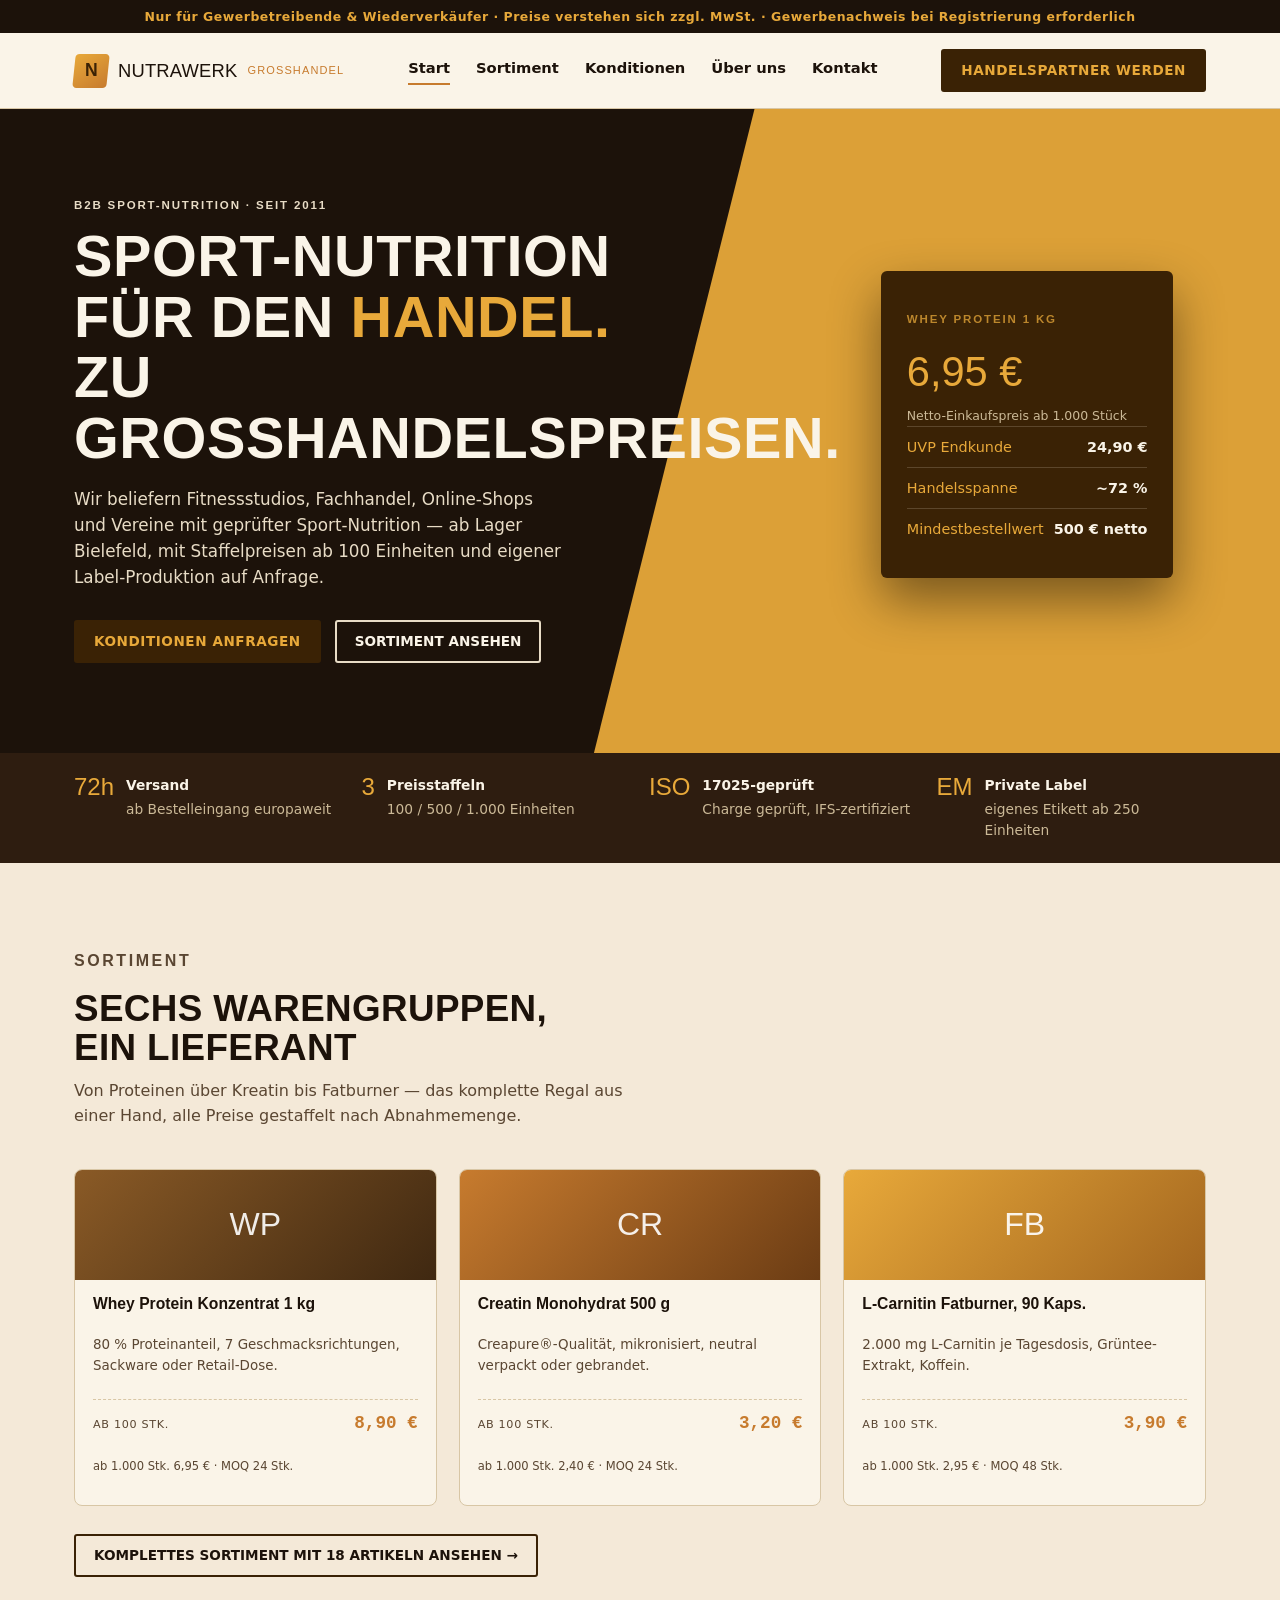
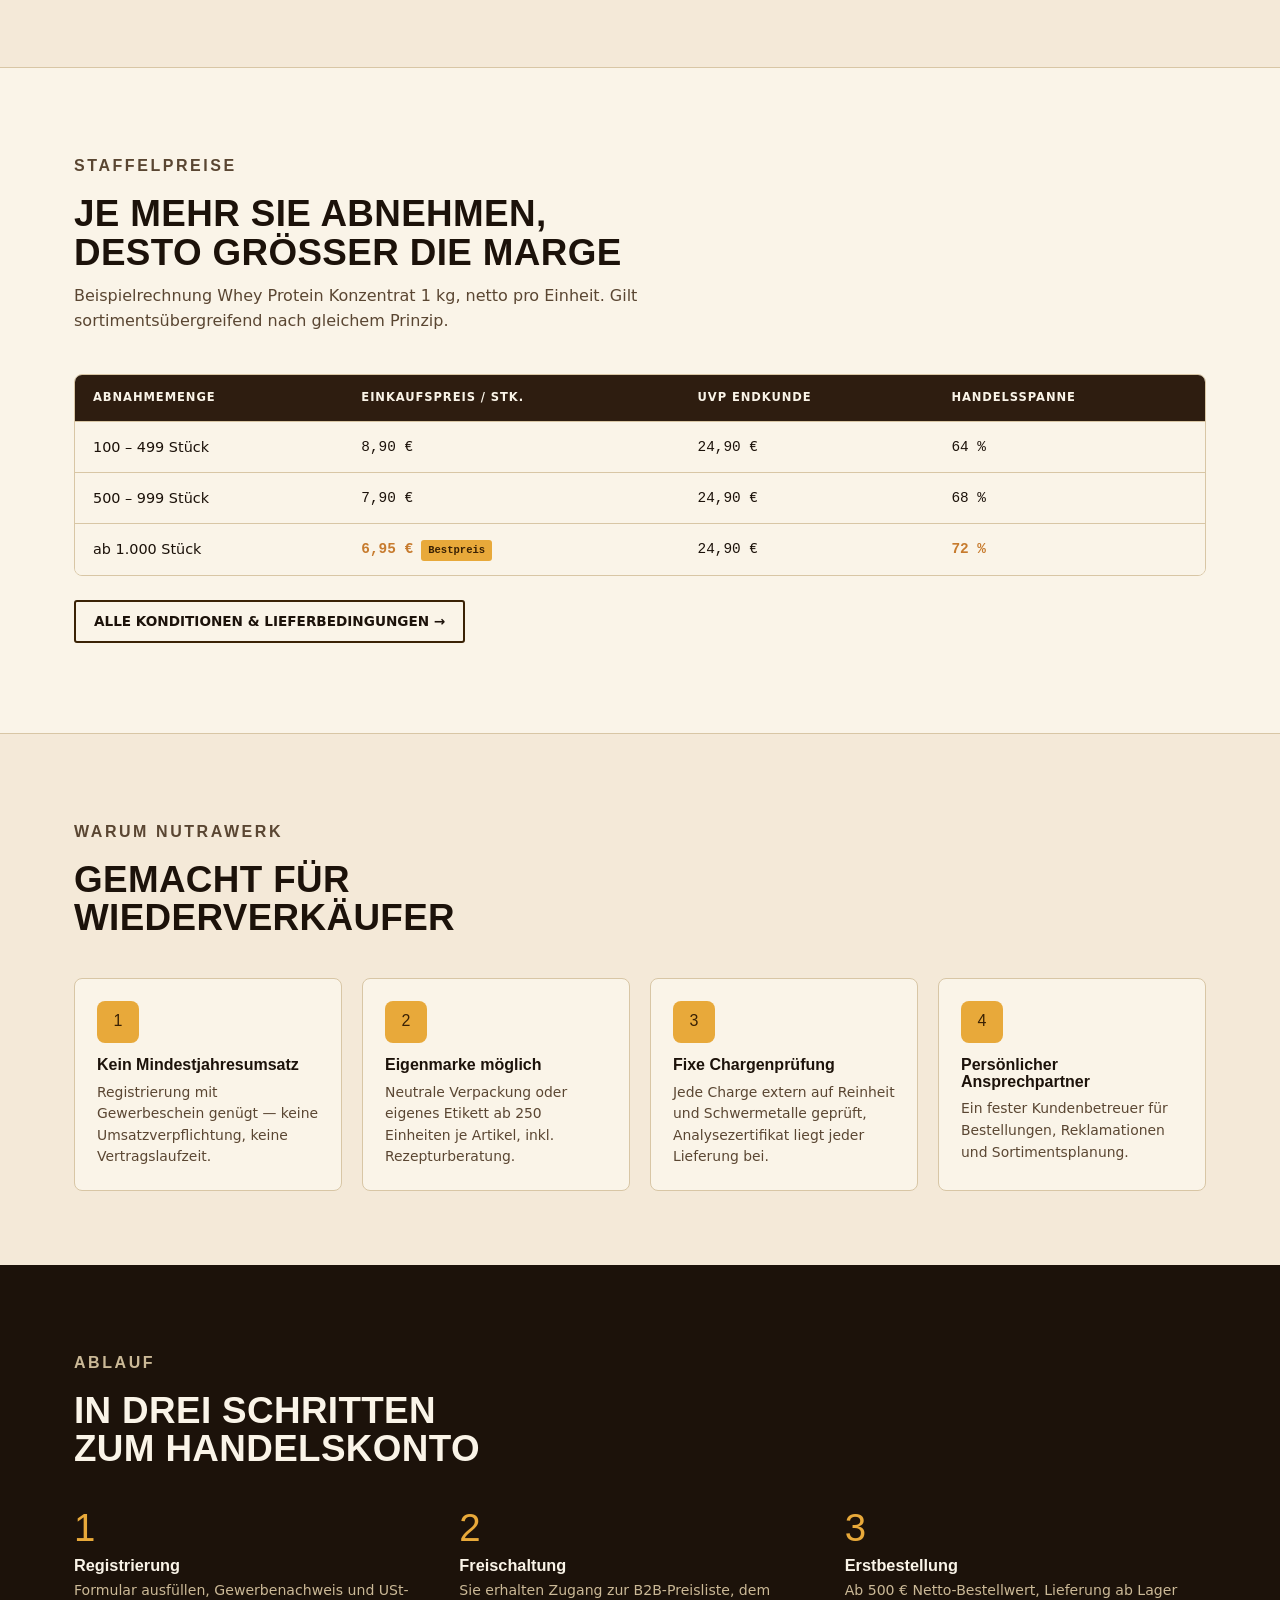
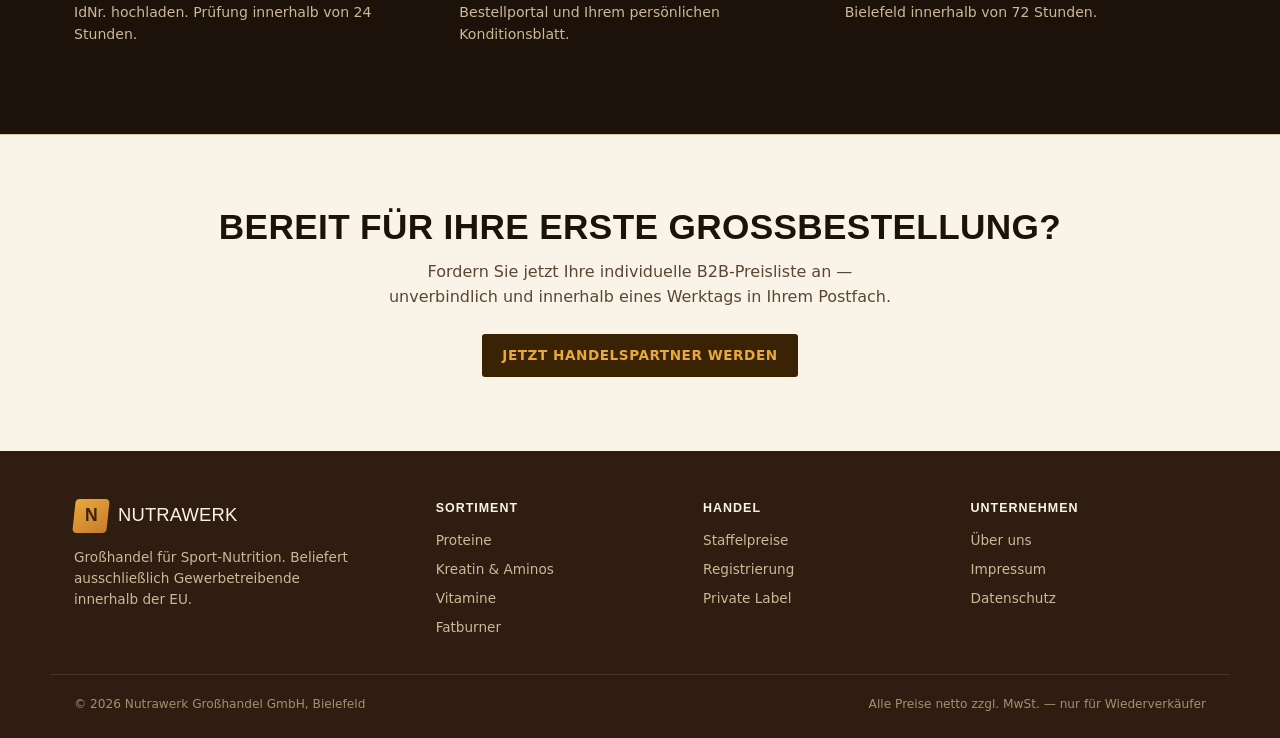
<file: index.html>
<!doctype html>
<html lang="de">
<head>
<meta charset="utf-8">
<meta name="viewport" content="width=device-width, initial-scale=1">
<title>Nutrawerk Großhandel — Sport-Nutrition für Wiederverkäufer</title>
<meta name="description" content="Nutrawerk beliefert Fitnessstudios, Fachhandel und Online-Shops mit Sport-Nutrition zu Großhandelspreisen. Staffelpreise ab 100 Einheiten, Private Label möglich.">
<link rel="icon" href="data:image/svg+xml,<svg xmlns=%22http://www.w3.org/2000/svg%22 viewBox=%220 0 32 32%22><rect width=%2232%22 height=%2232%22 rx=%226%22 fill=%22%233a2205%22/><text x=%2216%22 y=%2223%22 font-family=%22Arial Black%22 font-size=%2218%22 fill=%22%23e8a93a%22 text-anchor=%22middle%22>N</text></svg>">
<link rel="stylesheet" href="css/style.css">
</head>
<body>

<div class="b2b-bar">Nur für Gewerbetreibende &amp; Wiederverkäufer · Preise verstehen sich zzgl. MwSt. · Gewerbenachweis bei Registrierung erforderlich</div>

<header class="site">
  <div class="site-inner">
    <a class="logo" href="index.html"><span class="mark"><span>N</span></span> Nutrawerk <span style="color:var(--copper);font-weight:400;font-size:0.6em;letter-spacing:0.1em;">GROSSHANDEL</span></a>
    <button class="nav-toggle" aria-label="Menü öffnen" aria-expanded="false">☰ Menü</button>
    <nav class="main">
      <a href="index.html" aria-current="page">Start</a>
      <a href="sortiment.html">Sortiment</a>
      <a href="konditionen.html">Konditionen</a>
      <a href="ueber-uns.html">Über uns</a>
      <a href="kontakt.html">Kontakt</a>
    </nav>
    <a class="cta-btn" href="kontakt.html">Handelspartner werden</a>
  </div>
</header>

<section class="hero">
  <div class="wrap hero-inner">
    <div>
      <p class="eyebrow" style="color:#e8dcc6;">B2B Sport-Nutrition · seit 2011</p>
      <h1>Sport-Nutrition<br>für den <em>Handel.</em><br>Zu Großhandelspreisen.</h1>
      <p class="lead">Wir beliefern Fitnessstudios, Fachhandel, Online-Shops und Vereine mit geprüfter Sport-Nutrition — ab Lager Bielefeld, mit Staffelpreisen ab 100 Einheiten und eigener Label-Produktion auf Anfrage.</p>
      <div class="hero-ctas">
        <a class="cta-btn" href="kontakt.html">Konditionen anfragen</a>
        <a class="cta-ghost" href="sortiment.html">Sortiment ansehen</a>
      </div>
    </div>
    <div class="hero-card">
      <p class="eyebrow">Whey Protein 1&nbsp;kg</p>
      <div class="big mono">6,95&nbsp;€</div>
      <p style="margin:0;font-size:0.78rem;color:#cbb997;">Netto-Einkaufspreis ab 1.000 Stück</p>
      <div class="row"><span>UVP Endkunde</span><span>24,90&nbsp;€</span></div>
      <div class="row"><span>Handelsspanne</span><span>~72&nbsp;%</span></div>
      <div class="row"><span>Mindestbestellwert</span><span>500&nbsp;€ netto</span></div>
    </div>
  </div>
</section>

<div class="trust">
  <div class="wrap">
    <div class="trust-item"><span class="n">72h</span><div><strong>Versand</strong><p>ab Bestelleingang europaweit</p></div></div>
    <div class="trust-item"><span class="n">3</span><div><strong>Preisstaffeln</strong><p>100 / 500 / 1.000 Einheiten</p></div></div>
    <div class="trust-item"><span class="n">ISO</span><div><strong>17025-geprüft</strong><p>Charge geprüft, IFS-zertifiziert</p></div></div>
    <div class="trust-item"><span class="n">EM</span><div><strong>Private Label</strong><p>eigenes Etikett ab 250 Einheiten</p></div></div>
  </div>
</div>

<section>
  <div class="wrap">
    <div class="section-head">
      <p class="eyebrow">Sortiment</p>
      <h2>Sechs Warengruppen, ein Lieferant</h2>
      <p>Von Proteinen über Kreatin bis Fatburner — das komplette Regal aus einer Hand, alle Preise gestaffelt nach Abnahmemenge.</p>
    </div>
    <div class="prod-grid">
      <div class="prod-card">
        <div class="prod-swatch sw-1">WP</div>
        <div class="prod-body">
          <h3>Whey Protein Konzentrat 1&nbsp;kg</h3>
          <p class="desc">80&nbsp;% Proteinanteil, 7 Geschmacksrichtungen, Sackware oder Retail-Dose.</p>
          <div class="price-line"><span class="from">ab 100 Stk.</span><span class="amt">8,90&nbsp;€</span></div>
          <p class="moq">ab 1.000 Stk. 6,95&nbsp;€ · MOQ 24 Stk.</p>
        </div>
      </div>
      <div class="prod-card">
        <div class="prod-swatch sw-2">CR</div>
        <div class="prod-body">
          <h3>Creatin Monohydrat 500&nbsp;g</h3>
          <p class="desc">Creapure®-Qualität, mikronisiert, neutral verpackt oder gebrandet.</p>
          <div class="price-line"><span class="from">ab 100 Stk.</span><span class="amt">3,20&nbsp;€</span></div>
          <p class="moq">ab 1.000 Stk. 2,40&nbsp;€ · MOQ 24 Stk.</p>
        </div>
      </div>
      <div class="prod-card">
        <div class="prod-swatch sw-3">FB</div>
        <div class="prod-body">
          <h3>L-Carnitin Fatburner, 90 Kaps.</h3>
          <p class="desc">2.000&nbsp;mg L-Carnitin je Tagesdosis, Grüntee-Extrakt, Koffein.</p>
          <div class="price-line"><span class="from">ab 100 Stk.</span><span class="amt">3,90&nbsp;€</span></div>
          <p class="moq">ab 1.000 Stk. 2,95&nbsp;€ · MOQ 48 Stk.</p>
        </div>
      </div>
    </div>
    <p style="margin-top:28px;"><a class="cta-ghost" href="sortiment.html">Komplettes Sortiment mit 18 Artikeln ansehen →</a></p>
  </div>
</section>

<section style="background:var(--paper);border-top:1px solid var(--line);border-bottom:1px solid var(--line);">
  <div class="wrap">
    <div class="section-head">
      <p class="eyebrow">Staffelpreise</p>
      <h2>Je mehr Sie abnehmen, desto größer die Marge</h2>
      <p>Beispielrechnung Whey Protein Konzentrat 1&nbsp;kg, netto pro Einheit. Gilt sortimentsübergreifend nach gleichem Prinzip.</p>
    </div>
    <div class="tier-wrap">
      <table class="tiers">
        <thead>
          <tr><th>Abnahmemenge</th><th>Einkaufspreis / Stk.</th><th>UVP Endkunde</th><th>Handelsspanne</th></tr>
        </thead>
        <tbody>
          <tr><td>100 – 499 Stück</td><td class="num">8,90&nbsp;€</td><td class="num">24,90&nbsp;€</td><td class="num">64&nbsp;%</td></tr>
          <tr><td>500 – 999 Stück</td><td class="num">7,90&nbsp;€</td><td class="num">24,90&nbsp;€</td><td class="num">68&nbsp;%</td></tr>
          <tr><td>ab 1.000 Stück</td><td class="num hi">6,95&nbsp;€<span class="save-badge">Bestpreis</span></td><td class="num">24,90&nbsp;€</td><td class="num hi">72&nbsp;%</td></tr>
        </tbody>
      </table>
    </div>
    <p style="margin-top:24px;"><a class="cta-ghost" href="konditionen.html">Alle Konditionen &amp; Lieferbedingungen →</a></p>
  </div>
</section>

<section>
  <div class="wrap">
    <div class="section-head">
      <p class="eyebrow">Warum Nutrawerk</p>
      <h2>Gemacht für Wiederverkäufer</h2>
    </div>
    <div class="why-grid">
      <div class="why-card">
        <div class="ic">1</div>
        <h3>Kein Mindestjahresumsatz</h3>
        <p>Registrierung mit Gewerbeschein genügt — keine Umsatzverpflichtung, keine Vertragslaufzeit.</p>
      </div>
      <div class="why-card">
        <div class="ic">2</div>
        <h3>Eigenmarke möglich</h3>
        <p>Neutrale Verpackung oder eigenes Etikett ab 250 Einheiten je Artikel, inkl. Rezepturberatung.</p>
      </div>
      <div class="why-card">
        <div class="ic">3</div>
        <h3>Fixe Chargenprüfung</h3>
        <p>Jede Charge extern auf Reinheit und Schwermetalle geprüft, Analysezertifikat liegt jeder Lieferung bei.</p>
      </div>
      <div class="why-card">
        <div class="ic">4</div>
        <h3>Persönlicher Ansprechpartner</h3>
        <p>Ein fester Kundenbetreuer für Bestellungen, Reklamationen und Sortimentsplanung.</p>
      </div>
    </div>
  </div>
</section>

<section class="band">
  <div class="wrap">
    <div class="section-head">
      <p class="eyebrow">Ablauf</p>
      <h2>In drei Schritten zum Handelskonto</h2>
    </div>
    <div class="steps">
      <div class="step">
        <div class="num">1</div>
        <h3>Registrierung</h3>
        <p>Formular ausfüllen, Gewerbenachweis und USt-IdNr. hochladen. Prüfung innerhalb von 24 Stunden.</p>
      </div>
      <div class="step">
        <div class="num">2</div>
        <h3>Freischaltung</h3>
        <p>Sie erhalten Zugang zur B2B-Preisliste, dem Bestellportal und Ihrem persönlichen Konditionsblatt.</p>
      </div>
      <div class="step">
        <div class="num">3</div>
        <h3>Erstbestellung</h3>
        <p>Ab 500&nbsp;€ Netto-Bestellwert, Lieferung ab Lager Bielefeld innerhalb von 72 Stunden.</p>
      </div>
    </div>
  </div>
</section>

<section style="background:var(--paper);border-top:1px solid var(--line);">
  <div class="wrap" style="text-align:center;">
    <h2 style="font-size:clamp(1.6rem,2.8vw,2.2rem);">Bereit für Ihre erste Großbestellung?</h2>
    <p style="color:var(--ink-soft);max-width:52ch;margin:14px auto 0;">Fordern Sie jetzt Ihre individuelle B2B-Preisliste an — unverbindlich und innerhalb eines Werktags in Ihrem Postfach.</p>
    <a class="cta-btn" href="kontakt.html" style="margin-top:24px;">Jetzt Handelspartner werden</a>
  </div>
</section>

<footer>
  <div class="wrap foot-grid">
    <div>
      <a class="logo" href="index.html" style="color:var(--paper);"><span class="mark"><span>N</span></span> Nutrawerk</a>
      <p style="margin-top:14px;max-width:32ch;">Großhandel für Sport-Nutrition. Beliefert ausschließlich Gewerbetreibende innerhalb der EU.</p>
    </div>
    <div>
      <h4>Sortiment</h4>
      <ul>
        <li><a href="sortiment.html">Proteine</a></li>
        <li><a href="sortiment.html">Kreatin &amp; Aminos</a></li>
        <li><a href="sortiment.html">Vitamine</a></li>
        <li><a href="sortiment.html">Fatburner</a></li>
      </ul>
    </div>
    <div>
      <h4>Handel</h4>
      <ul>
        <li><a href="konditionen.html">Staffelpreise</a></li>
        <li><a href="kontakt.html">Registrierung</a></li>
        <li><a href="konditionen.html">Private Label</a></li>
      </ul>
    </div>
    <div>
      <h4>Unternehmen</h4>
      <ul>
        <li><a href="ueber-uns.html">Über uns</a></li>
        <li><a href="impressum.html">Impressum</a></li>
        <li><a href="datenschutz.html">Datenschutz</a></li>
      </ul>
    </div>
  </div>
  <div class="wrap foot-bottom">
    <span>© 2026 Nutrawerk Großhandel GmbH, Bielefeld</span>
    <span>Alle Preise netto zzgl. MwSt. — nur für Wiederverkäufer</span>
  </div>
</footer>

<script src="js/main.js"></script>
</body>
</html>
</file>
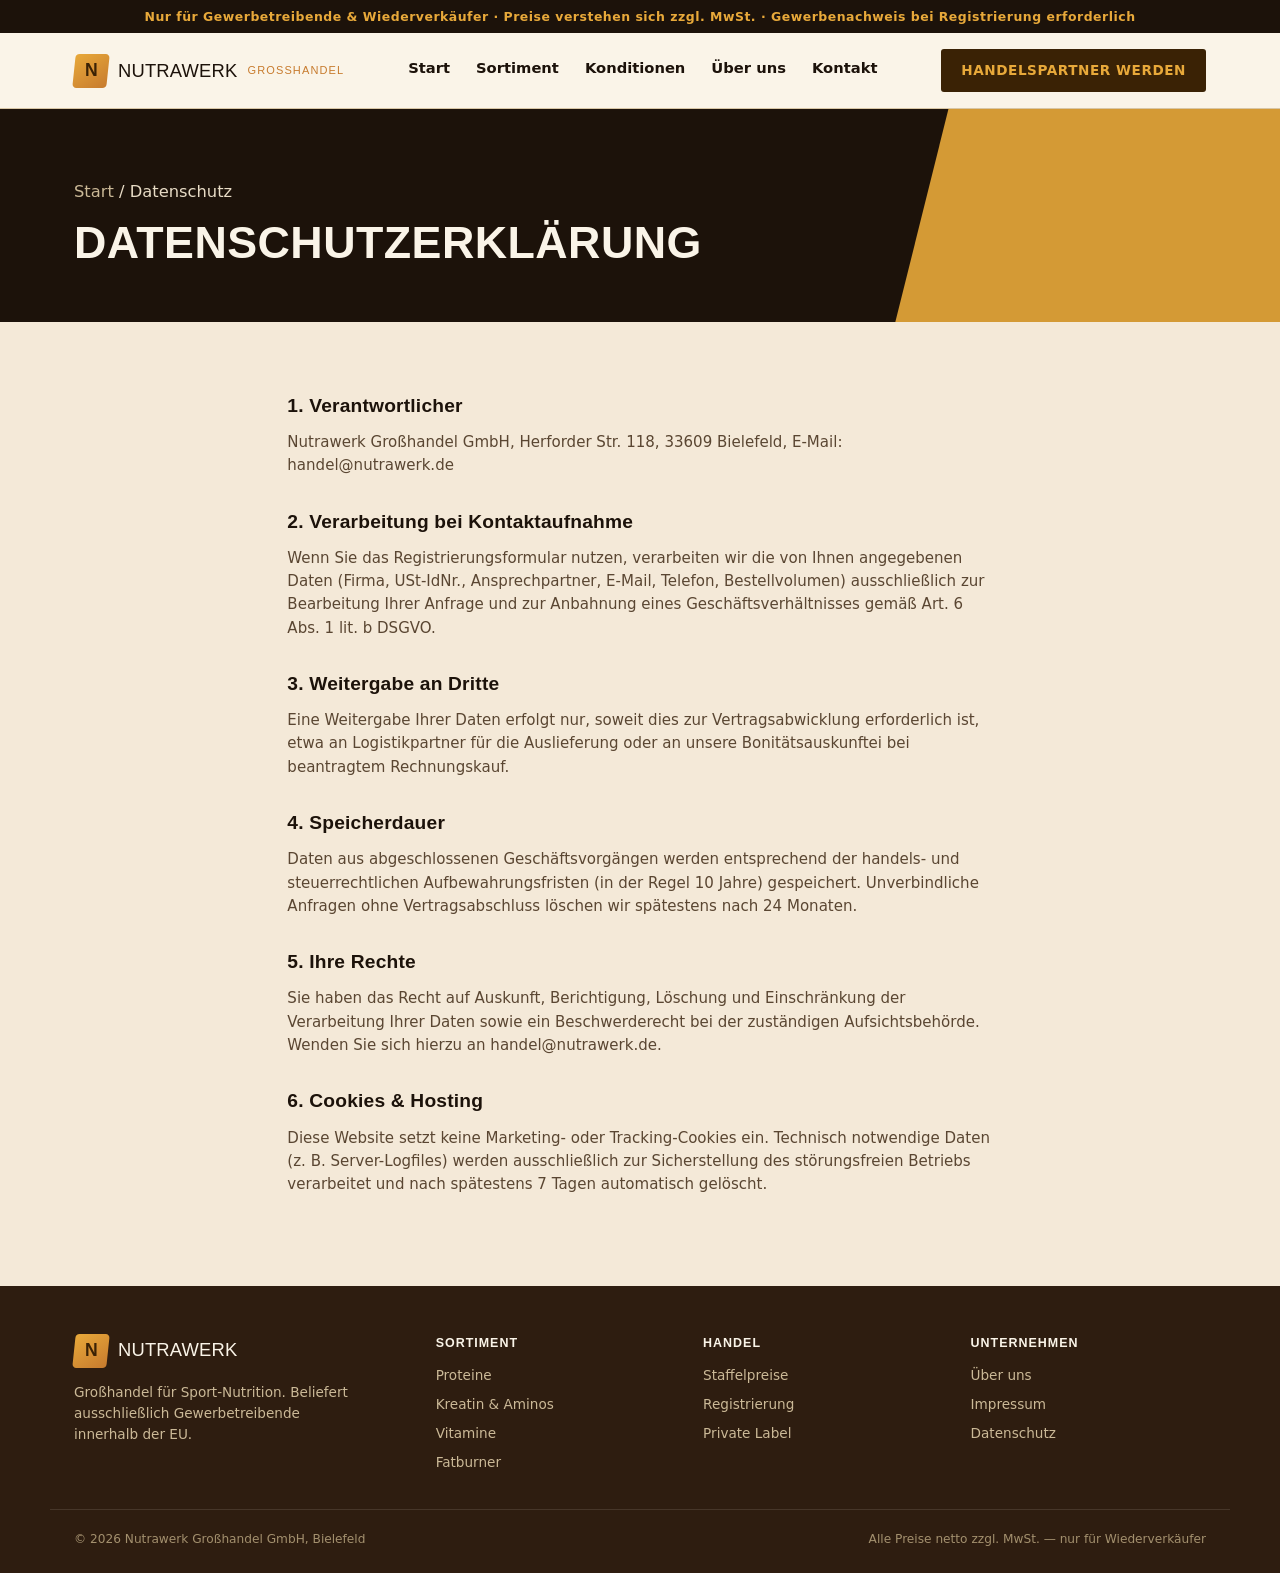
<file: datenschutz.html>
<!doctype html>
<html lang="de">
<head>
<meta charset="utf-8">
<meta name="viewport" content="width=device-width, initial-scale=1">
<title>Datenschutz — Nutrawerk Großhandel</title>
<link rel="icon" href="data:image/svg+xml,<svg xmlns=%22http://www.w3.org/2000/svg%22 viewBox=%220 0 32 32%22><rect width=%2232%22 height=%2232%22 rx=%226%22 fill=%22%233a2205%22/><text x=%2216%22 y=%2223%22 font-family=%22Arial Black%22 font-size=%2218%22 fill=%22%23e8a93a%22 text-anchor=%22middle%22>N</text></svg>">
<link rel="stylesheet" href="css/style.css">
</head>
<body>

<div class="b2b-bar">Nur für Gewerbetreibende &amp; Wiederverkäufer · Preise verstehen sich zzgl. MwSt. · Gewerbenachweis bei Registrierung erforderlich</div>

<header class="site">
  <div class="site-inner">
    <a class="logo" href="index.html"><span class="mark"><span>N</span></span> Nutrawerk <span style="color:var(--copper);font-weight:400;font-size:0.6em;letter-spacing:0.1em;">GROSSHANDEL</span></a>
    <button class="nav-toggle" aria-label="Menü öffnen" aria-expanded="false">☰ Menü</button>
    <nav class="main">
      <a href="index.html">Start</a>
      <a href="sortiment.html">Sortiment</a>
      <a href="konditionen.html">Konditionen</a>
      <a href="ueber-uns.html">Über uns</a>
      <a href="kontakt.html">Kontakt</a>
    </nav>
    <a class="cta-btn" href="kontakt.html">Handelspartner werden</a>
  </div>
</header>

<div class="page-hero">
  <div class="wrap">
    <p class="crumb"><a href="index.html">Start</a> / Datenschutz</p>
    <h1>Datenschutzerklärung</h1>
  </div>
</div>

<section>
  <div class="wrap legal">
    <h2>1. Verantwortlicher</h2>
    <p>Nutrawerk Großhandel GmbH, Herforder Str. 118, 33609 Bielefeld, E-Mail: handel@nutrawerk.de</p>

    <h2>2. Verarbeitung bei Kontaktaufnahme</h2>
    <p>Wenn Sie das Registrierungsformular nutzen, verarbeiten wir die von Ihnen angegebenen Daten (Firma, USt-IdNr., Ansprechpartner, E-Mail, Telefon, Bestellvolumen) ausschließlich zur Bearbeitung Ihrer Anfrage und zur Anbahnung eines Geschäftsverhältnisses gemäß Art.&nbsp;6 Abs.&nbsp;1 lit.&nbsp;b DSGVO.</p>

    <h2>3. Weitergabe an Dritte</h2>
    <p>Eine Weitergabe Ihrer Daten erfolgt nur, soweit dies zur Vertragsabwicklung erforderlich ist, etwa an Logistikpartner für die Auslieferung oder an unsere Bonitätsauskunftei bei beantragtem Rechnungskauf.</p>

    <h2>4. Speicherdauer</h2>
    <p>Daten aus abgeschlossenen Geschäftsvorgängen werden entsprechend der handels- und steuerrechtlichen Aufbewahrungsfristen (in der Regel 10 Jahre) gespeichert. Unverbindliche Anfragen ohne Vertragsabschluss löschen wir spätestens nach 24 Monaten.</p>

    <h2>5. Ihre Rechte</h2>
    <p>Sie haben das Recht auf Auskunft, Berichtigung, Löschung und Einschränkung der Verarbeitung Ihrer Daten sowie ein Beschwerderecht bei der zuständigen Aufsichtsbehörde. Wenden Sie sich hierzu an handel@nutrawerk.de.</p>

    <h2>6. Cookies &amp; Hosting</h2>
    <p>Diese Website setzt keine Marketing- oder Tracking-Cookies ein. Technisch notwendige Daten (z.&nbsp;B. Server-Logfiles) werden ausschließlich zur Sicherstellung des störungsfreien Betriebs verarbeitet und nach spätestens 7 Tagen automatisch gelöscht.</p>
  </div>
</section>

<footer>
  <div class="wrap foot-grid">
    <div>
      <a class="logo" href="index.html" style="color:var(--paper);"><span class="mark"><span>N</span></span> Nutrawerk</a>
      <p style="margin-top:14px;max-width:32ch;">Großhandel für Sport-Nutrition. Beliefert ausschließlich Gewerbetreibende innerhalb der EU.</p>
    </div>
    <div>
      <h4>Sortiment</h4>
      <ul>
        <li><a href="sortiment.html">Proteine</a></li>
        <li><a href="sortiment.html">Kreatin &amp; Aminos</a></li>
        <li><a href="sortiment.html">Vitamine</a></li>
        <li><a href="sortiment.html">Fatburner</a></li>
      </ul>
    </div>
    <div>
      <h4>Handel</h4>
      <ul>
        <li><a href="konditionen.html">Staffelpreise</a></li>
        <li><a href="kontakt.html">Registrierung</a></li>
        <li><a href="konditionen.html">Private Label</a></li>
      </ul>
    </div>
    <div>
      <h4>Unternehmen</h4>
      <ul>
        <li><a href="ueber-uns.html">Über uns</a></li>
        <li><a href="impressum.html">Impressum</a></li>
        <li><a href="datenschutz.html">Datenschutz</a></li>
      </ul>
    </div>
  </div>
  <div class="wrap foot-bottom">
    <span>© 2026 Nutrawerk Großhandel GmbH, Bielefeld</span>
    <span>Alle Preise netto zzgl. MwSt. — nur für Wiederverkäufer</span>
  </div>
</footer>

<script src="js/main.js"></script>
</body>
</html>
</file>
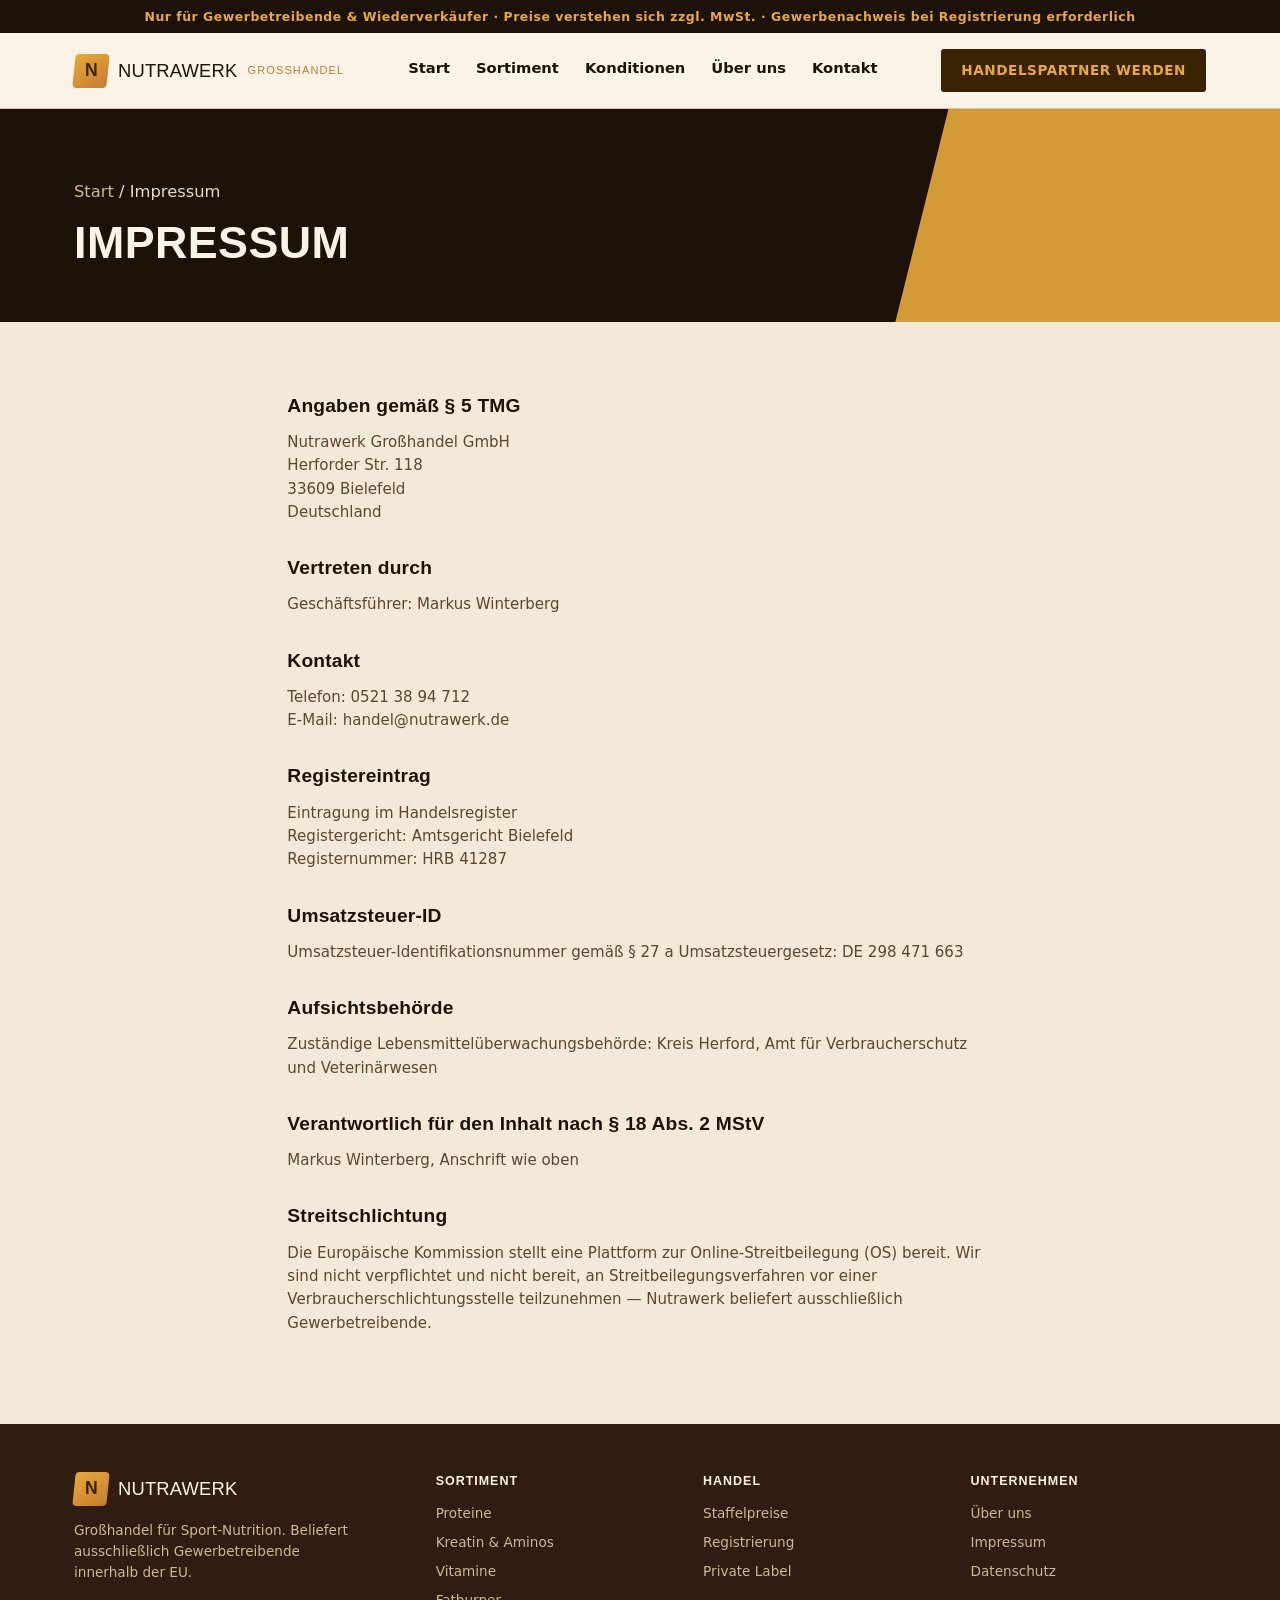
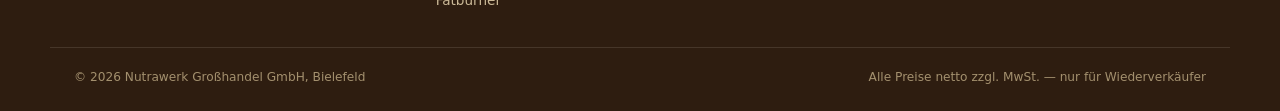
<file: impressum.html>
<!doctype html>
<html lang="de">
<head>
<meta charset="utf-8">
<meta name="viewport" content="width=device-width, initial-scale=1">
<title>Impressum — Nutrawerk Großhandel</title>
<link rel="icon" href="data:image/svg+xml,<svg xmlns=%22http://www.w3.org/2000/svg%22 viewBox=%220 0 32 32%22><rect width=%2232%22 height=%2232%22 rx=%226%22 fill=%22%233a2205%22/><text x=%2216%22 y=%2223%22 font-family=%22Arial Black%22 font-size=%2218%22 fill=%22%23e8a93a%22 text-anchor=%22middle%22>N</text></svg>">
<link rel="stylesheet" href="css/style.css">
</head>
<body>

<div class="b2b-bar">Nur für Gewerbetreibende &amp; Wiederverkäufer · Preise verstehen sich zzgl. MwSt. · Gewerbenachweis bei Registrierung erforderlich</div>

<header class="site">
  <div class="site-inner">
    <a class="logo" href="index.html"><span class="mark"><span>N</span></span> Nutrawerk <span style="color:var(--copper);font-weight:400;font-size:0.6em;letter-spacing:0.1em;">GROSSHANDEL</span></a>
    <button class="nav-toggle" aria-label="Menü öffnen" aria-expanded="false">☰ Menü</button>
    <nav class="main">
      <a href="index.html">Start</a>
      <a href="sortiment.html">Sortiment</a>
      <a href="konditionen.html">Konditionen</a>
      <a href="ueber-uns.html">Über uns</a>
      <a href="kontakt.html">Kontakt</a>
    </nav>
    <a class="cta-btn" href="kontakt.html">Handelspartner werden</a>
  </div>
</header>

<div class="page-hero">
  <div class="wrap">
    <p class="crumb"><a href="index.html">Start</a> / Impressum</p>
    <h1>Impressum</h1>
  </div>
</div>

<section>
  <div class="wrap legal">
    <h2>Angaben gemäß §&nbsp;5 TMG</h2>
    <p>Nutrawerk Großhandel GmbH<br>
    Herforder Str. 118<br>
    33609 Bielefeld<br>
    Deutschland</p>

    <h2>Vertreten durch</h2>
    <p>Geschäftsführer: Markus Winterberg</p>

    <h2>Kontakt</h2>
    <p>Telefon: 0521&nbsp;38&nbsp;94&nbsp;712<br>
    E-Mail: handel@nutrawerk.de</p>

    <h2>Registereintrag</h2>
    <p>Eintragung im Handelsregister<br>
    Registergericht: Amtsgericht Bielefeld<br>
    Registernummer: HRB 41287</p>

    <h2>Umsatzsteuer-ID</h2>
    <p>Umsatzsteuer-Identifikationsnummer gemäß §&nbsp;27&nbsp;a Umsatzsteuergesetz: DE 298 471 663</p>

    <h2>Aufsichtsbehörde</h2>
    <p>Zuständige Lebensmittelüberwachungsbehörde: Kreis Herford, Amt für Verbraucherschutz und Veterinärwesen</p>

    <h2>Verantwortlich für den Inhalt nach §&nbsp;18 Abs.&nbsp;2 MStV</h2>
    <p>Markus Winterberg, Anschrift wie oben</p>

    <h2>Streitschlichtung</h2>
    <p>Die Europäische Kommission stellt eine Plattform zur Online-Streitbeilegung (OS) bereit. Wir sind nicht verpflichtet und nicht bereit, an Streitbeilegungsverfahren vor einer Verbraucherschlichtungsstelle teilzunehmen — Nutrawerk beliefert ausschließlich Gewerbetreibende.</p>
  </div>
</section>

<footer>
  <div class="wrap foot-grid">
    <div>
      <a class="logo" href="index.html" style="color:var(--paper);"><span class="mark"><span>N</span></span> Nutrawerk</a>
      <p style="margin-top:14px;max-width:32ch;">Großhandel für Sport-Nutrition. Beliefert ausschließlich Gewerbetreibende innerhalb der EU.</p>
    </div>
    <div>
      <h4>Sortiment</h4>
      <ul>
        <li><a href="sortiment.html">Proteine</a></li>
        <li><a href="sortiment.html">Kreatin &amp; Aminos</a></li>
        <li><a href="sortiment.html">Vitamine</a></li>
        <li><a href="sortiment.html">Fatburner</a></li>
      </ul>
    </div>
    <div>
      <h4>Handel</h4>
      <ul>
        <li><a href="konditionen.html">Staffelpreise</a></li>
        <li><a href="kontakt.html">Registrierung</a></li>
        <li><a href="konditionen.html">Private Label</a></li>
      </ul>
    </div>
    <div>
      <h4>Unternehmen</h4>
      <ul>
        <li><a href="ueber-uns.html">Über uns</a></li>
        <li><a href="impressum.html">Impressum</a></li>
        <li><a href="datenschutz.html">Datenschutz</a></li>
      </ul>
    </div>
  </div>
  <div class="wrap foot-bottom">
    <span>© 2026 Nutrawerk Großhandel GmbH, Bielefeld</span>
    <span>Alle Preise netto zzgl. MwSt. — nur für Wiederverkäufer</span>
  </div>
</footer>

<script src="js/main.js"></script>
</body>
</html>
</file>
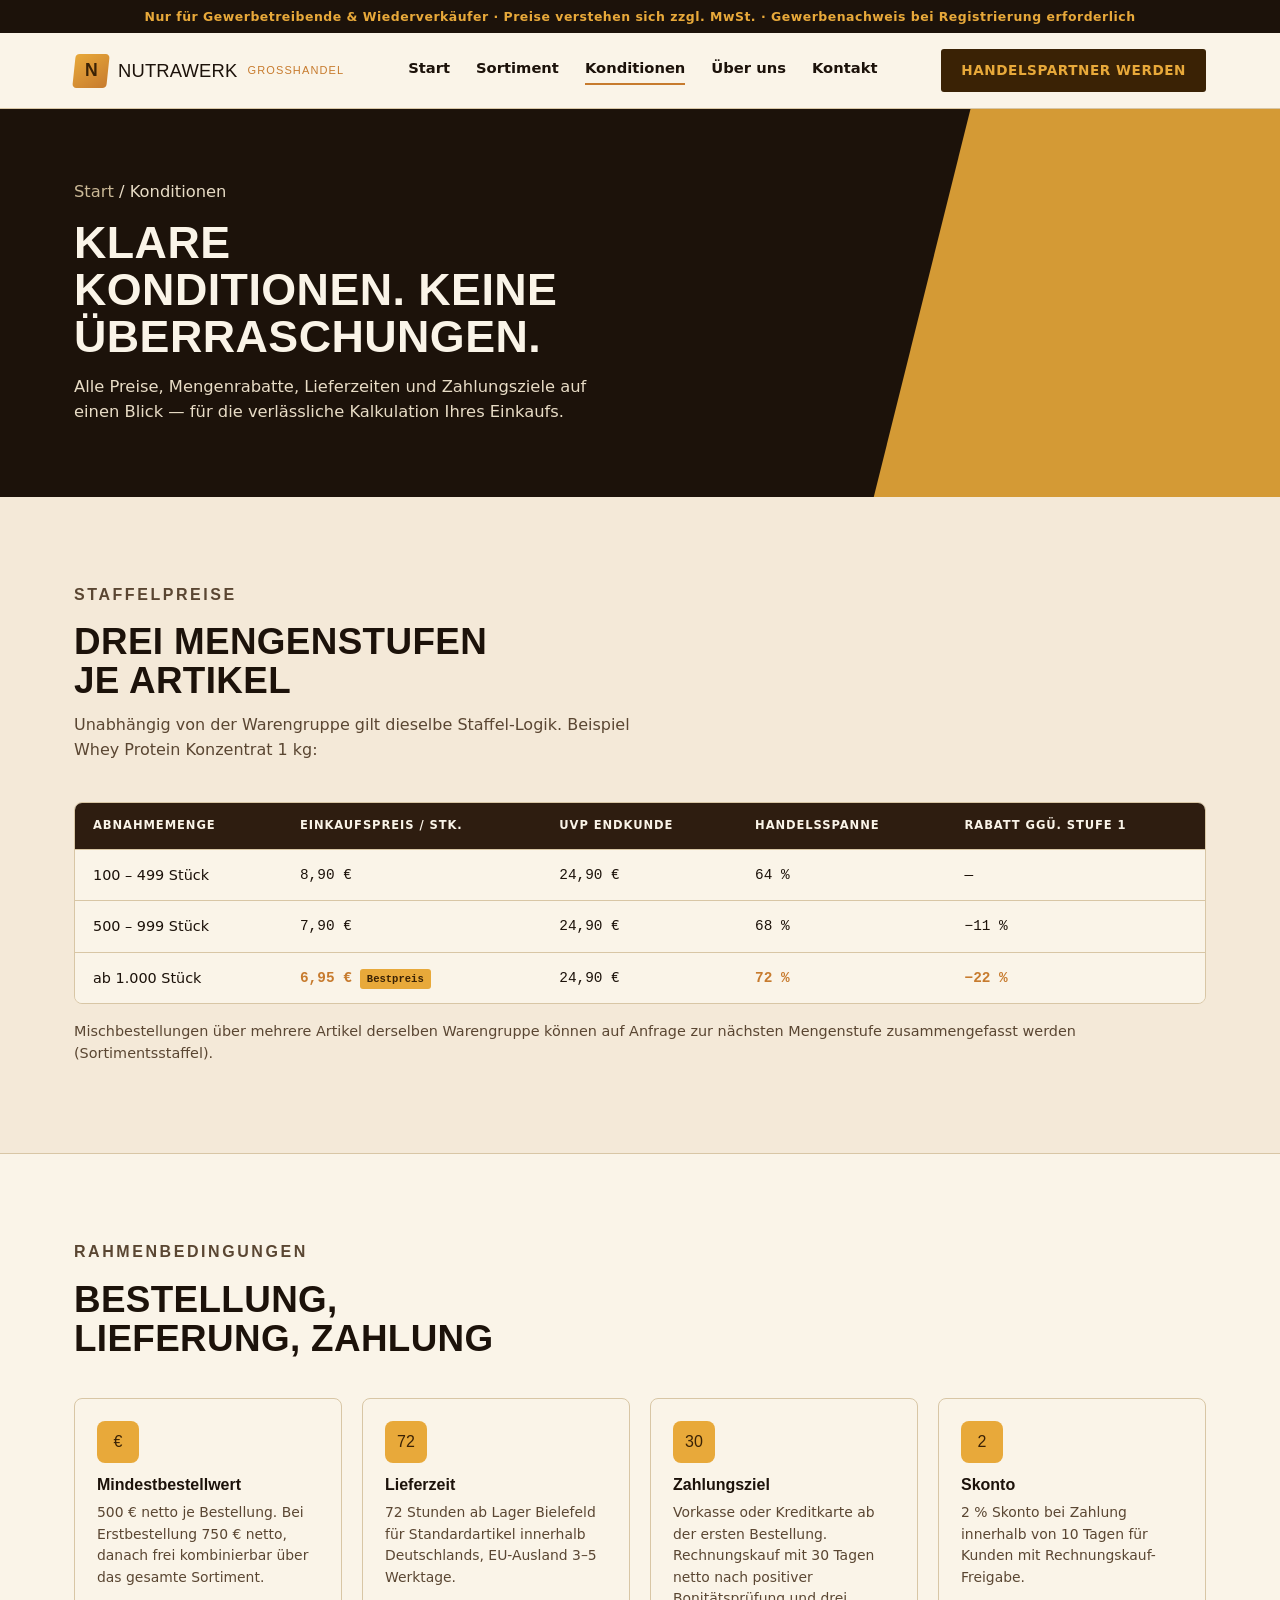
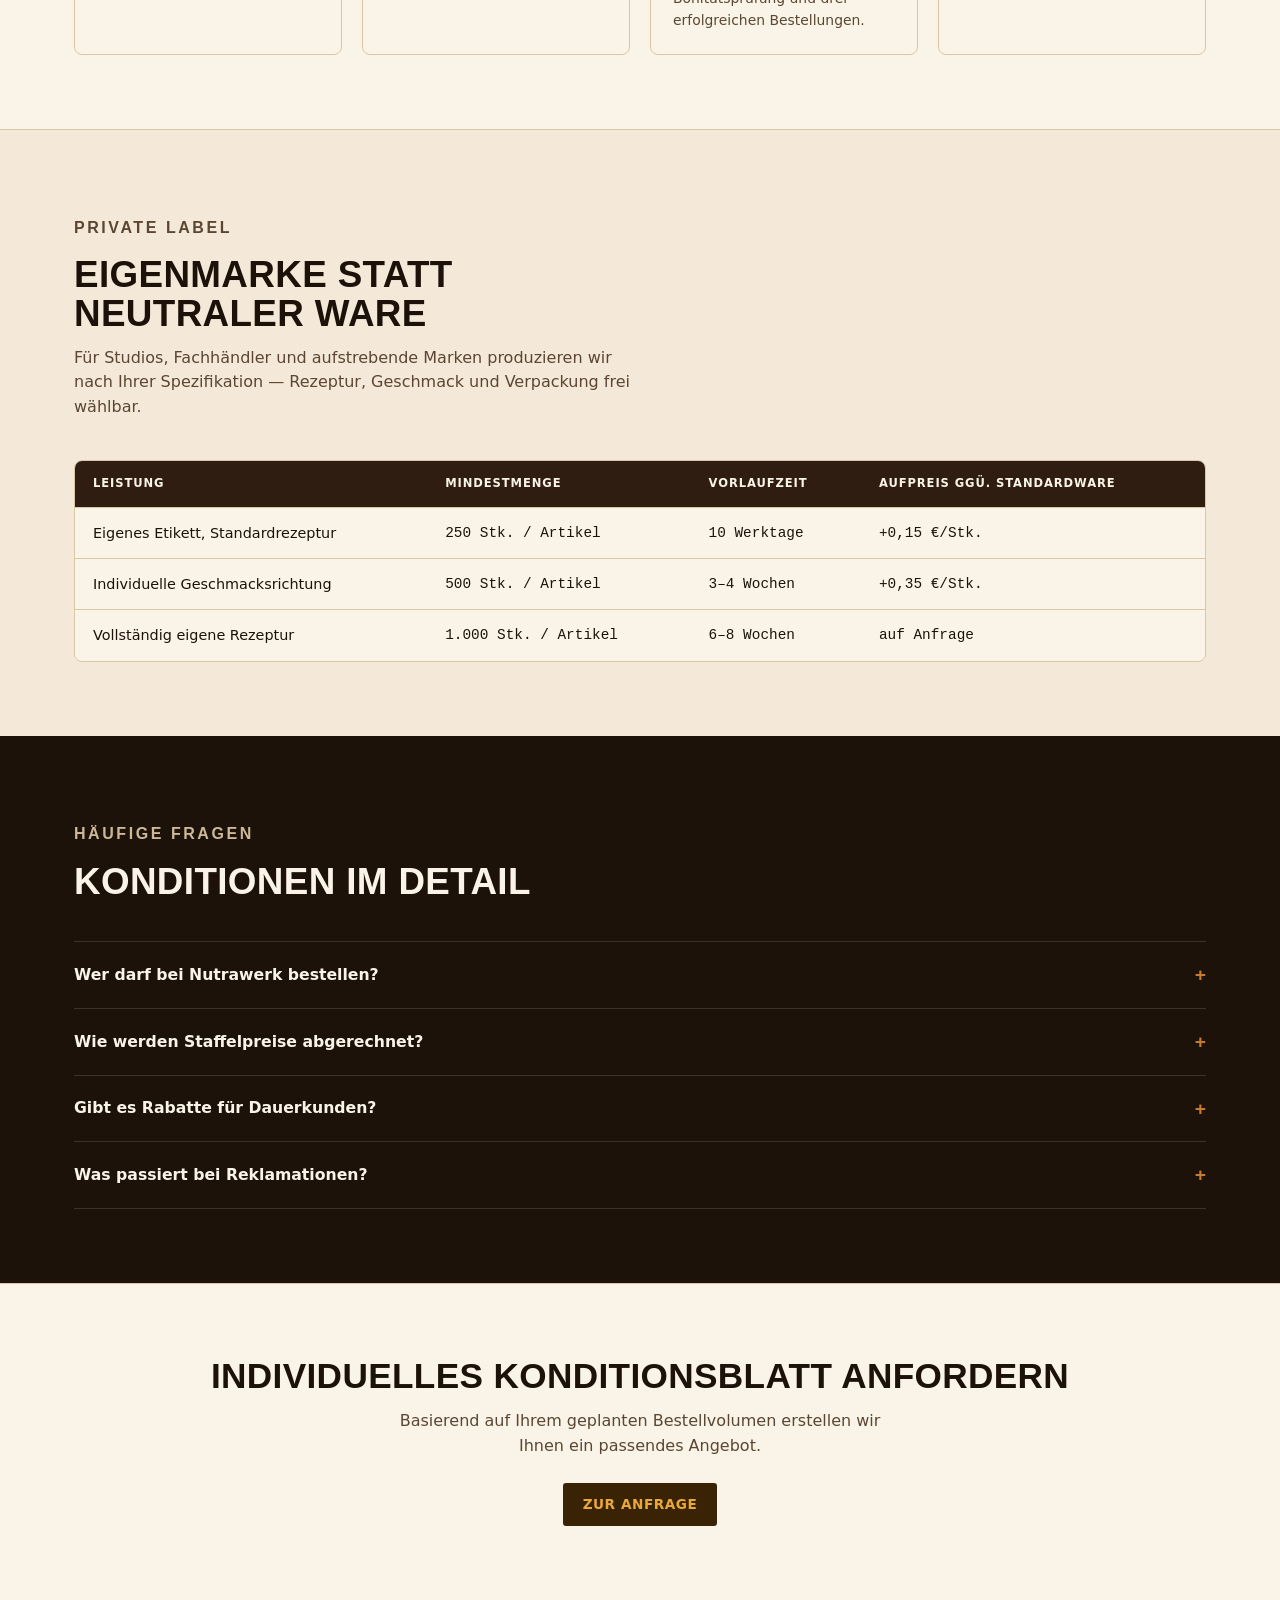
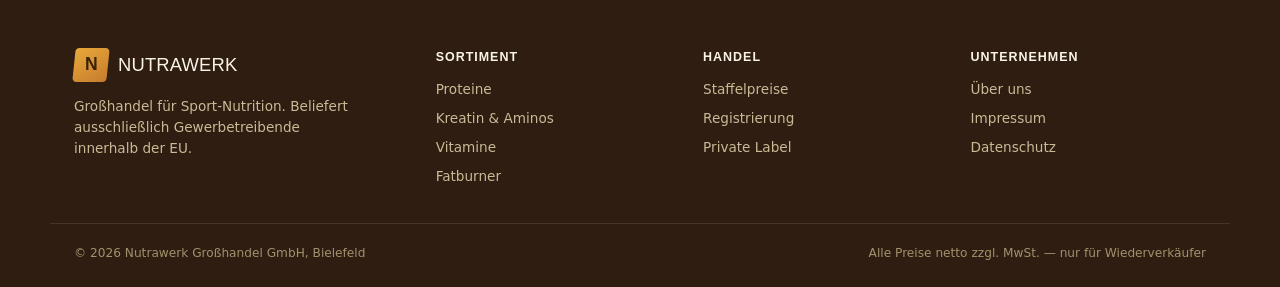
<file: konditionen.html>
<!doctype html>
<html lang="de">
<head>
<meta charset="utf-8">
<meta name="viewport" content="width=device-width, initial-scale=1">
<title>Konditionen — Nutrawerk Großhandel</title>
<meta name="description" content="Staffelpreise, Liefer- und Zahlungsbedingungen sowie Private-Label-Konditionen für Handelspartner von Nutrawerk Großhandel.">
<link rel="icon" href="data:image/svg+xml,<svg xmlns=%22http://www.w3.org/2000/svg%22 viewBox=%220 0 32 32%22><rect width=%2232%22 height=%2232%22 rx=%226%22 fill=%22%233a2205%22/><text x=%2216%22 y=%2223%22 font-family=%22Arial Black%22 font-size=%2218%22 fill=%22%23e8a93a%22 text-anchor=%22middle%22>N</text></svg>">
<link rel="stylesheet" href="css/style.css">
</head>
<body>

<div class="b2b-bar">Nur für Gewerbetreibende &amp; Wiederverkäufer · Preise verstehen sich zzgl. MwSt. · Gewerbenachweis bei Registrierung erforderlich</div>

<header class="site">
  <div class="site-inner">
    <a class="logo" href="index.html"><span class="mark"><span>N</span></span> Nutrawerk <span style="color:var(--copper);font-weight:400;font-size:0.6em;letter-spacing:0.1em;">GROSSHANDEL</span></a>
    <button class="nav-toggle" aria-label="Menü öffnen" aria-expanded="false">☰ Menü</button>
    <nav class="main">
      <a href="index.html">Start</a>
      <a href="sortiment.html">Sortiment</a>
      <a href="konditionen.html" aria-current="page">Konditionen</a>
      <a href="ueber-uns.html">Über uns</a>
      <a href="kontakt.html">Kontakt</a>
    </nav>
    <a class="cta-btn" href="kontakt.html">Handelspartner werden</a>
  </div>
</header>

<div class="page-hero">
  <div class="wrap">
    <p class="crumb"><a href="index.html">Start</a> / Konditionen</p>
    <h1>Klare Konditionen. Keine Überraschungen.</h1>
    <p>Alle Preise, Mengenrabatte, Lieferzeiten und Zahlungsziele auf einen Blick — für die verlässliche Kalkulation Ihres Einkaufs.</p>
  </div>
</div>

<section>
  <div class="wrap">
    <div class="section-head">
      <p class="eyebrow">Staffelpreise</p>
      <h2>Drei Mengenstufen je Artikel</h2>
      <p>Unabhängig von der Warengruppe gilt dieselbe Staffel-Logik. Beispiel Whey Protein Konzentrat 1&nbsp;kg:</p>
    </div>
    <div class="tier-wrap">
      <table class="tiers">
        <thead>
          <tr><th>Abnahmemenge</th><th>Einkaufspreis / Stk.</th><th>UVP Endkunde</th><th>Handelsspanne</th><th>Rabatt ggü. Stufe&nbsp;1</th></tr>
        </thead>
        <tbody>
          <tr><td>100 – 499 Stück</td><td class="num">8,90&nbsp;€</td><td class="num">24,90&nbsp;€</td><td class="num">64&nbsp;%</td><td class="num">—</td></tr>
          <tr><td>500 – 999 Stück</td><td class="num">7,90&nbsp;€</td><td class="num">24,90&nbsp;€</td><td class="num">68&nbsp;%</td><td class="num">−11&nbsp;%</td></tr>
          <tr><td>ab 1.000 Stück</td><td class="num hi">6,95&nbsp;€<span class="save-badge">Bestpreis</span></td><td class="num">24,90&nbsp;€</td><td class="num hi">72&nbsp;%</td><td class="num hi">−22&nbsp;%</td></tr>
        </tbody>
      </table>
    </div>
    <p style="margin-top:16px;color:var(--ink-soft);font-size:0.9rem;">Mischbestellungen über mehrere Artikel derselben Warengruppe können auf Anfrage zur nächsten Mengenstufe zusammengefasst werden (Sortimentsstaffel).</p>
  </div>
</section>

<section style="background:var(--paper);border-top:1px solid var(--line);border-bottom:1px solid var(--line);">
  <div class="wrap">
    <div class="section-head">
      <p class="eyebrow">Rahmenbedingungen</p>
      <h2>Bestellung, Lieferung, Zahlung</h2>
    </div>
    <div class="why-grid">
      <div class="why-card">
        <div class="ic">€</div>
        <h3>Mindestbestellwert</h3>
        <p>500&nbsp;€ netto je Bestellung. Bei Erstbestellung 750&nbsp;€ netto, danach frei kombinierbar über das gesamte Sortiment.</p>
      </div>
      <div class="why-card">
        <div class="ic">72</div>
        <h3>Lieferzeit</h3>
        <p>72 Stunden ab Lager Bielefeld für Standardartikel innerhalb Deutschlands, EU-Ausland 3–5 Werktage.</p>
      </div>
      <div class="why-card">
        <div class="ic">30</div>
        <h3>Zahlungsziel</h3>
        <p>Vorkasse oder Kreditkarte ab der ersten Bestellung. Rechnungskauf mit 30 Tagen netto nach positiver Bonitätsprüfung und drei erfolgreichen Bestellungen.</p>
      </div>
      <div class="why-card">
        <div class="ic">2</div>
        <h3>Skonto</h3>
        <p>2&nbsp;% Skonto bei Zahlung innerhalb von 10 Tagen für Kunden mit Rechnungskauf-Freigabe.</p>
      </div>
    </div>
  </div>
</section>

<section>
  <div class="wrap">
    <div class="section-head">
      <p class="eyebrow">Private Label</p>
      <h2>Eigenmarke statt neutraler Ware</h2>
      <p>Für Studios, Fachhändler und aufstrebende Marken produzieren wir nach Ihrer Spezifikation — Rezeptur, Geschmack und Verpackung frei wählbar.</p>
    </div>
    <div class="tier-wrap">
      <table class="tiers">
        <thead>
          <tr><th>Leistung</th><th>Mindestmenge</th><th>Vorlaufzeit</th><th>Aufpreis ggü. Standardware</th></tr>
        </thead>
        <tbody>
          <tr><td>Eigenes Etikett, Standardrezeptur</td><td class="num">250 Stk. / Artikel</td><td class="num">10 Werktage</td><td class="num">+0,15&nbsp;€/Stk.</td></tr>
          <tr><td>Individuelle Geschmacksrichtung</td><td class="num">500 Stk. / Artikel</td><td class="num">3–4 Wochen</td><td class="num">+0,35&nbsp;€/Stk.</td></tr>
          <tr><td>Vollständig eigene Rezeptur</td><td class="num">1.000 Stk. / Artikel</td><td class="num">6–8 Wochen</td><td class="num">auf Anfrage</td></tr>
        </tbody>
      </table>
    </div>
  </div>
</section>

<section class="band">
  <div class="wrap">
    <div class="section-head">
      <p class="eyebrow">Häufige Fragen</p>
      <h2>Konditionen im Detail</h2>
    </div>
    <div class="faq" style="border-color:rgba(244,233,216,0.15);">
      <details class="faq-item" style="border-color:rgba(244,233,216,0.15);">
        <summary style="color:var(--paper);">Wer darf bei Nutrawerk bestellen?</summary>
        <p style="color:#cbb997;">Ausschließlich Gewerbetreibende mit gültigem Gewerbenachweis und USt-IdNr. — Fitnessstudios, Fachhandel, Online-Shops, Vereine und vergleichbare B2B-Kunden innerhalb der EU.</p>
      </details>
      <details class="faq-item" style="border-color:rgba(244,233,216,0.15);">
        <summary style="color:var(--paper);">Wie werden Staffelpreise abgerechnet?</summary>
        <p style="color:#cbb997;">Der Staffelpreis gilt automatisch für die im Warenkorb erreichte Menge je Artikel, rückwirkend für die gesamte Position — keine Nachberechnung nötig.</p>
      </details>
      <details class="faq-item" style="border-color:rgba(244,233,216,0.15);">
        <summary style="color:var(--paper);">Gibt es Rabatte für Dauerkunden?</summary>
        <p style="color:#cbb997;">Ab einem Jahresvolumen von 15.000&nbsp;€ netto erhalten Sie einen individuellen Bonusvertrag mit zusätzlichem Jahresrückvergütung. Details bespricht Ihr Kundenbetreuer persönlich.</p>
      </details>
      <details class="faq-item" style="border-color:rgba(244,233,216,0.15);">
        <summary style="color:var(--paper);">Was passiert bei Reklamationen?</summary>
        <p style="color:#cbb997;">Mängel werden innerhalb von 14 Tagen nach Wareneingang kostenfrei ersetzt oder gutgeschrieben. Jede Charge ist über die Chargennummer rückverfolgbar.</p>
      </details>
    </div>
  </div>
</section>

<section style="background:var(--paper);border-top:1px solid var(--line);">
  <div class="wrap" style="text-align:center;">
    <h2 style="font-size:clamp(1.6rem,2.8vw,2.2rem);">Individuelles Konditionsblatt anfordern</h2>
    <p style="color:var(--ink-soft);max-width:52ch;margin:14px auto 0;">Basierend auf Ihrem geplanten Bestellvolumen erstellen wir Ihnen ein passendes Angebot.</p>
    <a class="cta-btn" href="kontakt.html" style="margin-top:24px;">Zur Anfrage</a>
  </div>
</section>

<footer>
  <div class="wrap foot-grid">
    <div>
      <a class="logo" href="index.html" style="color:var(--paper);"><span class="mark"><span>N</span></span> Nutrawerk</a>
      <p style="margin-top:14px;max-width:32ch;">Großhandel für Sport-Nutrition. Beliefert ausschließlich Gewerbetreibende innerhalb der EU.</p>
    </div>
    <div>
      <h4>Sortiment</h4>
      <ul>
        <li><a href="sortiment.html">Proteine</a></li>
        <li><a href="sortiment.html">Kreatin &amp; Aminos</a></li>
        <li><a href="sortiment.html">Vitamine</a></li>
        <li><a href="sortiment.html">Fatburner</a></li>
      </ul>
    </div>
    <div>
      <h4>Handel</h4>
      <ul>
        <li><a href="konditionen.html">Staffelpreise</a></li>
        <li><a href="kontakt.html">Registrierung</a></li>
        <li><a href="konditionen.html">Private Label</a></li>
      </ul>
    </div>
    <div>
      <h4>Unternehmen</h4>
      <ul>
        <li><a href="ueber-uns.html">Über uns</a></li>
        <li><a href="impressum.html">Impressum</a></li>
        <li><a href="datenschutz.html">Datenschutz</a></li>
      </ul>
    </div>
  </div>
  <div class="wrap foot-bottom">
    <span>© 2026 Nutrawerk Großhandel GmbH, Bielefeld</span>
    <span>Alle Preise netto zzgl. MwSt. — nur für Wiederverkäufer</span>
  </div>
</footer>

<script src="js/main.js"></script>
</body>
</html>
</file>
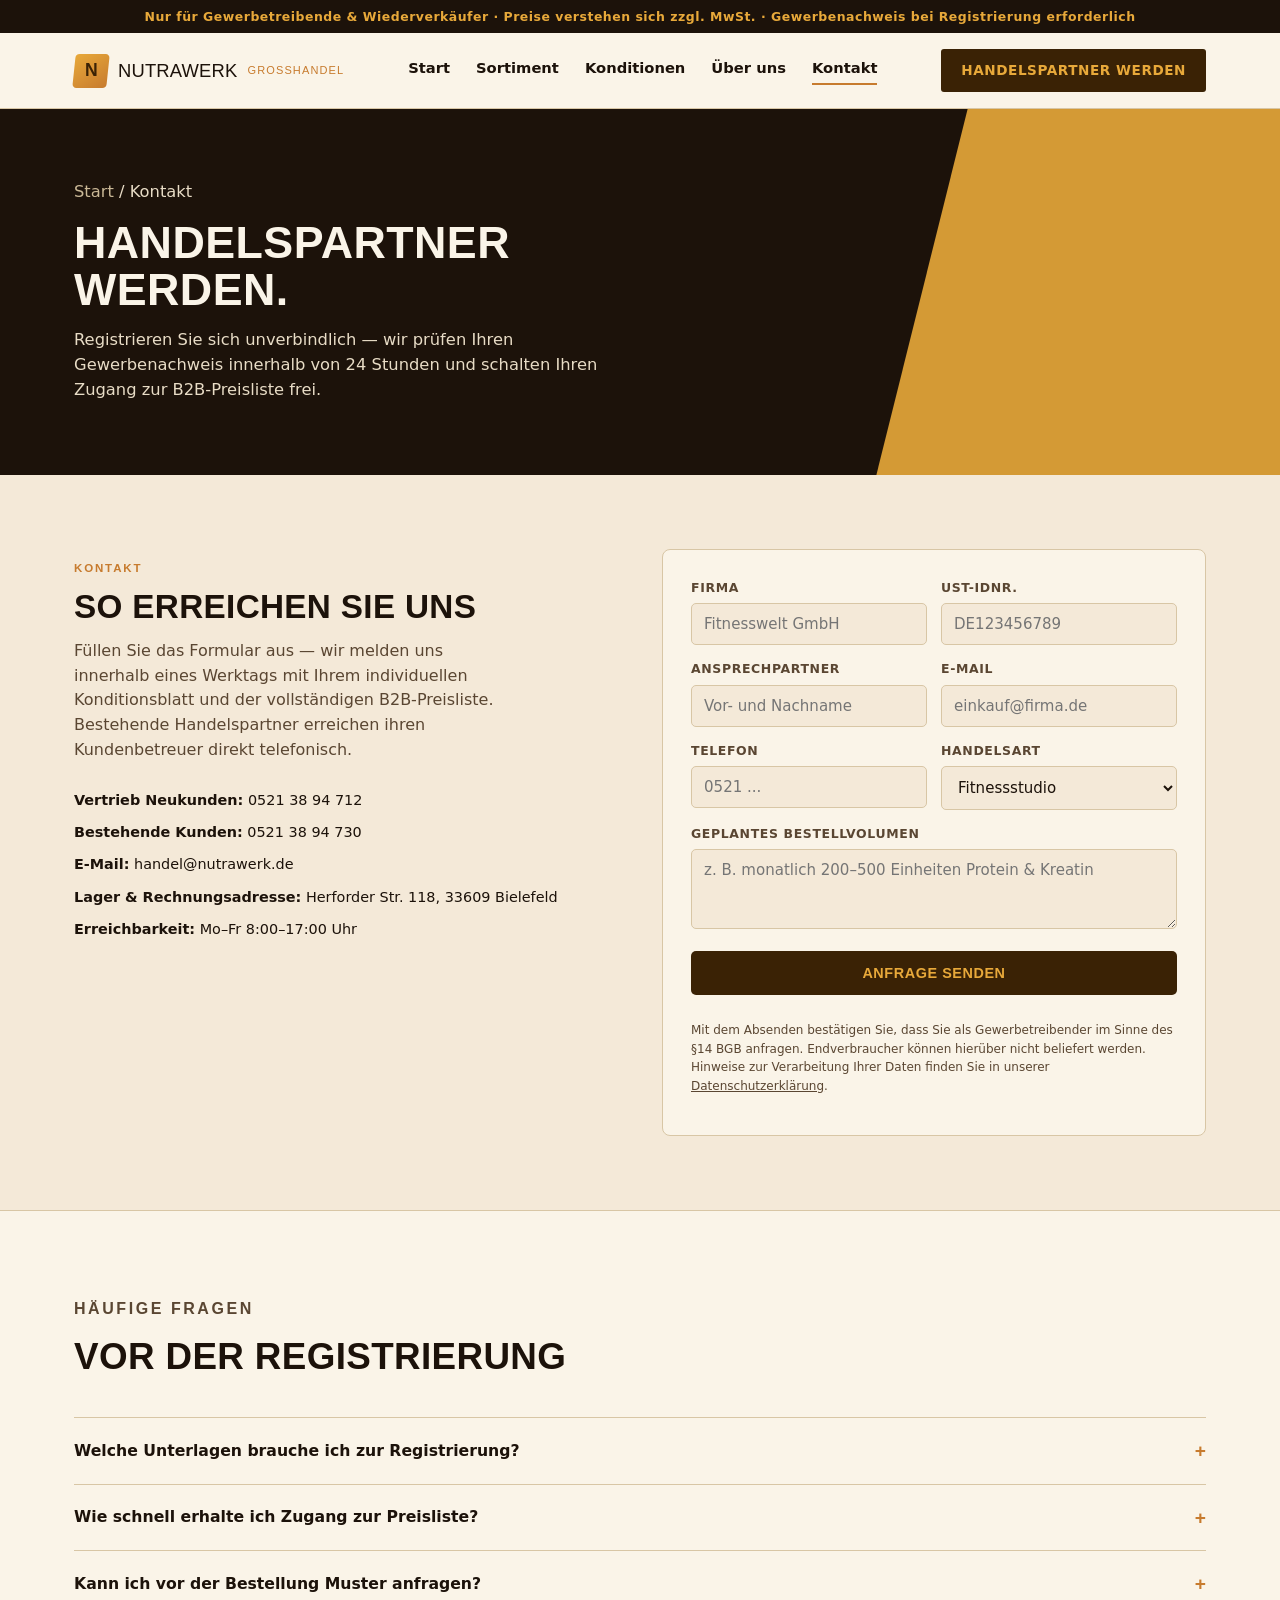
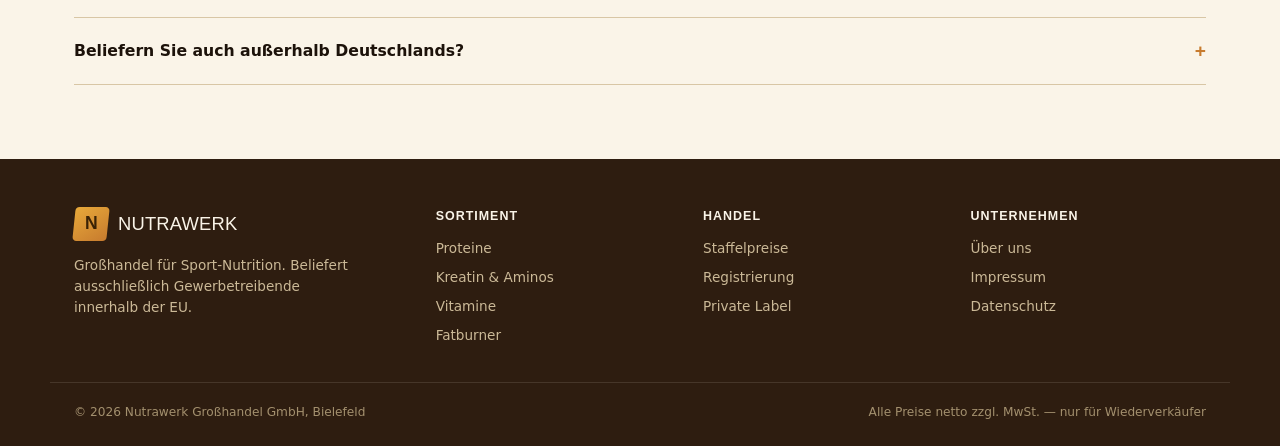
<file: kontakt.html>
<!doctype html>
<html lang="de">
<head>
<meta charset="utf-8">
<meta name="viewport" content="width=device-width, initial-scale=1">
<title>Kontakt &amp; Registrierung — Nutrawerk Großhandel</title>
<meta name="description" content="Als Gewerbetreibender bei Nutrawerk Großhandel registrieren und die vollständige B2B-Preisliste für Sport-Nutrition anfordern.">
<link rel="icon" href="data:image/svg+xml,<svg xmlns=%22http://www.w3.org/2000/svg%22 viewBox=%220 0 32 32%22><rect width=%2232%22 height=%2232%22 rx=%226%22 fill=%22%233a2205%22/><text x=%2216%22 y=%2223%22 font-family=%22Arial Black%22 font-size=%2218%22 fill=%22%23e8a93a%22 text-anchor=%22middle%22>N</text></svg>">
<link rel="stylesheet" href="css/style.css">
</head>
<body>

<div class="b2b-bar">Nur für Gewerbetreibende &amp; Wiederverkäufer · Preise verstehen sich zzgl. MwSt. · Gewerbenachweis bei Registrierung erforderlich</div>

<header class="site">
  <div class="site-inner">
    <a class="logo" href="index.html"><span class="mark"><span>N</span></span> Nutrawerk <span style="color:var(--copper);font-weight:400;font-size:0.6em;letter-spacing:0.1em;">GROSSHANDEL</span></a>
    <button class="nav-toggle" aria-label="Menü öffnen" aria-expanded="false">☰ Menü</button>
    <nav class="main">
      <a href="index.html">Start</a>
      <a href="sortiment.html">Sortiment</a>
      <a href="konditionen.html">Konditionen</a>
      <a href="ueber-uns.html">Über uns</a>
      <a href="kontakt.html" aria-current="page">Kontakt</a>
    </nav>
    <a class="cta-btn" href="kontakt.html">Handelspartner werden</a>
  </div>
</header>

<div class="page-hero">
  <div class="wrap">
    <p class="crumb"><a href="index.html">Start</a> / Kontakt</p>
    <h1>Handelspartner werden.</h1>
    <p>Registrieren Sie sich unverbindlich — wir prüfen Ihren Gewerbenachweis innerhalb von 24 Stunden und schalten Ihren Zugang zur B2B-Preisliste frei.</p>
  </div>
</div>

<section>
  <div class="wrap form-wrap">
    <div>
      <p class="eyebrow">Kontakt</p>
      <h2 style="font-size:clamp(1.6rem,2.6vw,2.1rem);margin-top:8px;">So erreichen Sie uns</h2>
      <p style="color:var(--ink-soft);margin-top:14px;max-width:44ch;">Füllen Sie das Formular aus — wir melden uns innerhalb eines Werktags mit Ihrem individuellen Konditionsblatt und der vollständigen B2B-Preisliste. Bestehende Handelspartner erreichen ihren Kundenbetreuer direkt telefonisch.</p>
      <div class="info-list">
        <div><strong>Vertrieb Neukunden:</strong> 0521&nbsp;38&nbsp;94&nbsp;712</div>
        <div><strong>Bestehende Kunden:</strong> 0521&nbsp;38&nbsp;94&nbsp;730</div>
        <div><strong>E-Mail:</strong> handel@nutrawerk.de</div>
        <div><strong>Lager &amp; Rechnungsadresse:</strong> Herforder Str. 118, 33609 Bielefeld</div>
        <div><strong>Erreichbarkeit:</strong> Mo–Fr 8:00–17:00&nbsp;Uhr</div>
      </div>
    </div>
    <form class="apply">
      <div class="row2">
        <div><label for="firma">Firma</label><input id="firma" type="text" placeholder="Fitnesswelt GmbH" required></div>
        <div><label for="ust">USt-IdNr.</label><input id="ust" type="text" placeholder="DE123456789" required></div>
      </div>
      <div class="row2">
        <div><label for="name">Ansprechpartner</label><input id="name" type="text" placeholder="Vor- und Nachname" required></div>
        <div><label for="mail">E-Mail</label><input id="mail" type="email" placeholder="einkauf@firma.de" required></div>
      </div>
      <div class="row2">
        <div><label for="tel">Telefon</label><input id="tel" type="tel" placeholder="0521 ..."></div>
        <div>
          <label for="art">Handelsart</label>
          <select id="art">
            <option>Fitnessstudio</option>
            <option>Fachhandel / Ladengeschäft</option>
            <option>Online-Shop</option>
            <option>Verein / Sportinstitution</option>
            <option>Sonstiges Gewerbe</option>
          </select>
        </div>
      </div>
      <div>
        <label for="msg">Geplantes Bestellvolumen</label>
        <textarea id="msg" placeholder="z. B. monatlich 200–500 Einheiten Protein &amp; Kreatin"></textarea>
      </div>
      <button type="submit">Anfrage senden</button>
      <p class="form-note">Mit dem Absenden bestätigen Sie, dass Sie als Gewerbetreibender im Sinne des §14 BGB anfragen. Endverbraucher können hierüber nicht beliefert werden. Hinweise zur Verarbeitung Ihrer Daten finden Sie in unserer <a href="datenschutz.html" style="text-decoration:underline;">Datenschutzerklärung</a>.</p>
    </form>
  </div>
</section>

<section style="background:var(--paper);border-top:1px solid var(--line);">
  <div class="wrap">
    <div class="section-head">
      <p class="eyebrow">Häufige Fragen</p>
      <h2>Vor der Registrierung</h2>
    </div>
    <div class="faq">
      <details class="faq-item">
        <summary>Welche Unterlagen brauche ich zur Registrierung?</summary>
        <p>Gewerbeanmeldung oder Handelsregisterauszug sowie Ihre USt-IdNr. Für Vereine genügt der Nachweis der Gemeinnützigkeit bzw. der Vereinsregistereintrag.</p>
      </details>
      <details class="faq-item">
        <summary>Wie schnell erhalte ich Zugang zur Preisliste?</summary>
        <p>In der Regel innerhalb von 24 Stunden nach vollständiger Einreichung Ihrer Unterlagen, werktags meist noch am selben Tag.</p>
      </details>
      <details class="faq-item">
        <summary>Kann ich vor der Bestellung Muster anfragen?</summary>
        <p>Ja, Musterpakete mit bis zu 5 Artikeln sind gegen eine Schutzgebühr von 25&nbsp;€ möglich, die bei Erstbestellung verrechnet wird.</p>
      </details>
      <details class="faq-item">
        <summary>Beliefern Sie auch außerhalb Deutschlands?</summary>
        <p>Ja, wir beliefern Gewerbetreibende in der gesamten EU. Lieferzeiten und Versandkosten variieren je nach Zielland.</p>
      </details>
    </div>
  </div>
</section>

<footer>
  <div class="wrap foot-grid">
    <div>
      <a class="logo" href="index.html" style="color:var(--paper);"><span class="mark"><span>N</span></span> Nutrawerk</a>
      <p style="margin-top:14px;max-width:32ch;">Großhandel für Sport-Nutrition. Beliefert ausschließlich Gewerbetreibende innerhalb der EU.</p>
    </div>
    <div>
      <h4>Sortiment</h4>
      <ul>
        <li><a href="sortiment.html">Proteine</a></li>
        <li><a href="sortiment.html">Kreatin &amp; Aminos</a></li>
        <li><a href="sortiment.html">Vitamine</a></li>
        <li><a href="sortiment.html">Fatburner</a></li>
      </ul>
    </div>
    <div>
      <h4>Handel</h4>
      <ul>
        <li><a href="konditionen.html">Staffelpreise</a></li>
        <li><a href="kontakt.html">Registrierung</a></li>
        <li><a href="konditionen.html">Private Label</a></li>
      </ul>
    </div>
    <div>
      <h4>Unternehmen</h4>
      <ul>
        <li><a href="ueber-uns.html">Über uns</a></li>
        <li><a href="impressum.html">Impressum</a></li>
        <li><a href="datenschutz.html">Datenschutz</a></li>
      </ul>
    </div>
  </div>
  <div class="wrap foot-bottom">
    <span>© 2026 Nutrawerk Großhandel GmbH, Bielefeld</span>
    <span>Alle Preise netto zzgl. MwSt. — nur für Wiederverkäufer</span>
  </div>
</footer>

<script src="js/main.js"></script>
</body>
</html>
</file>
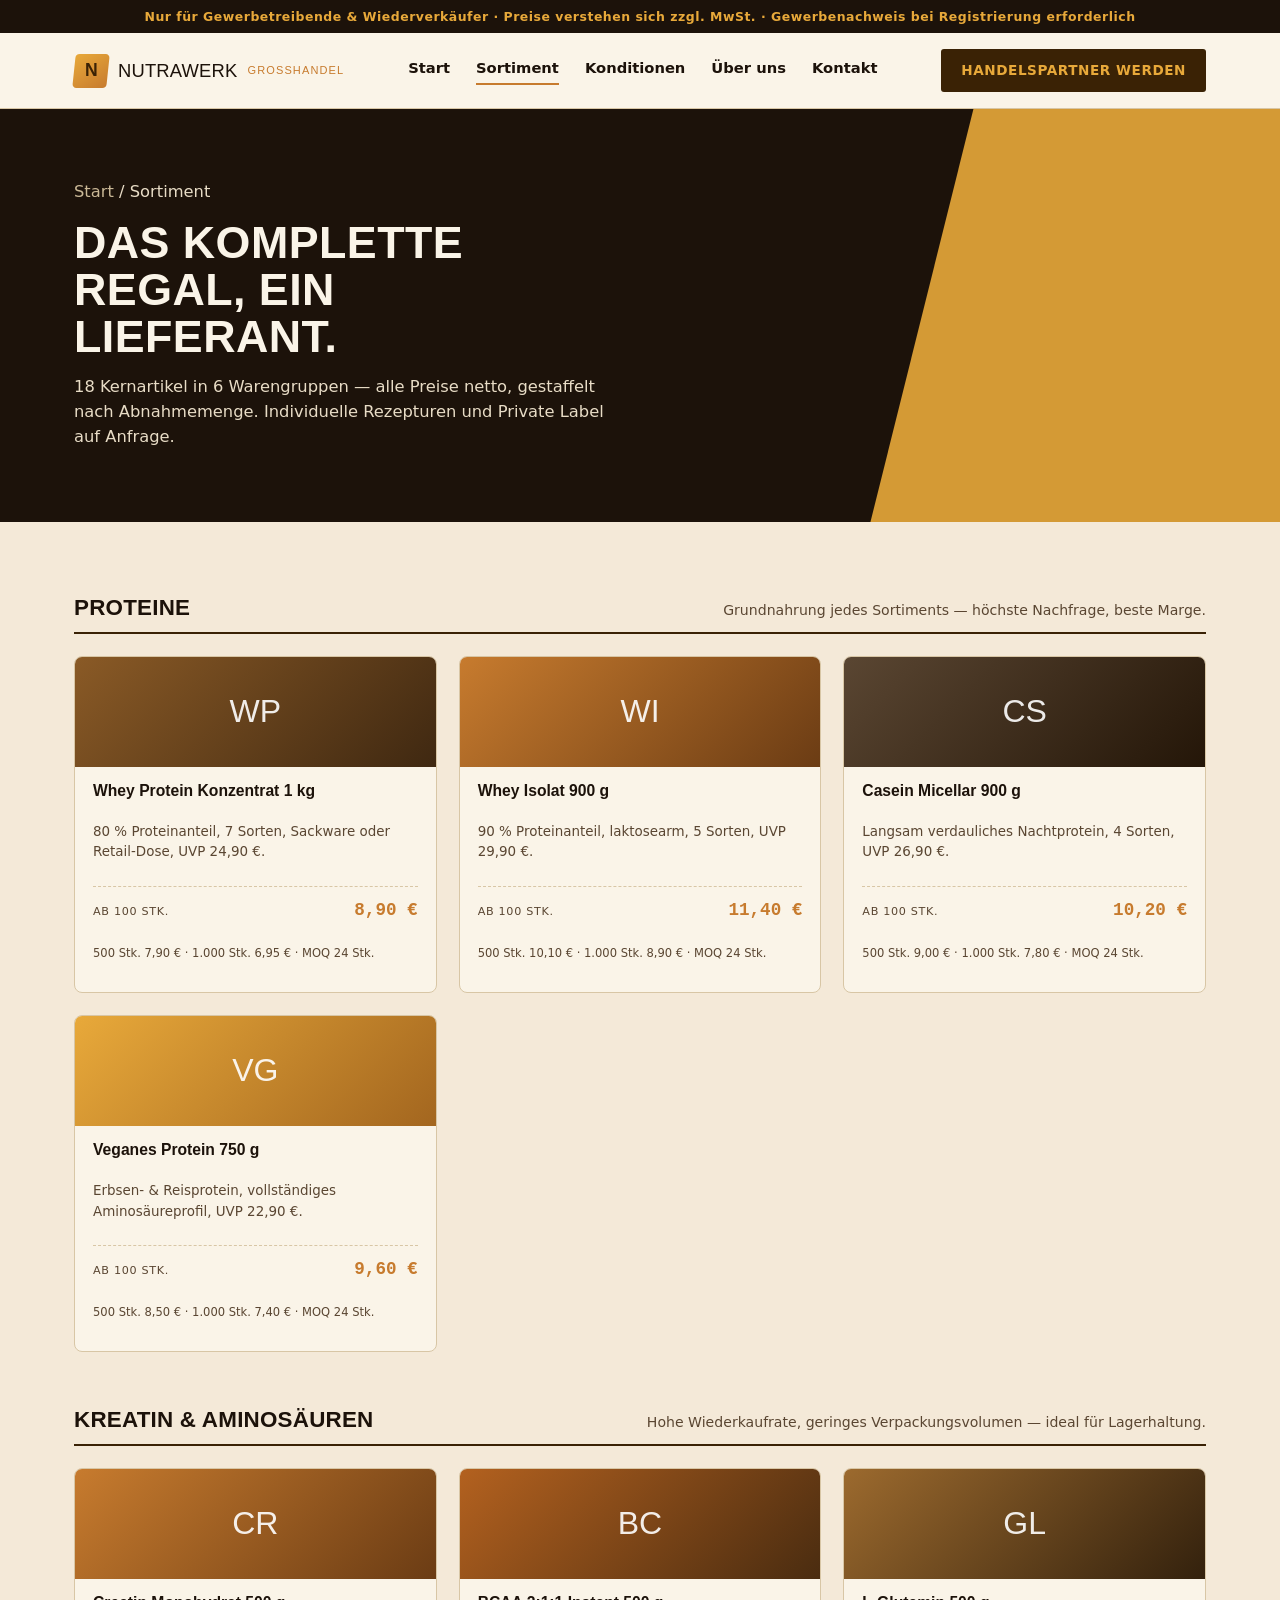
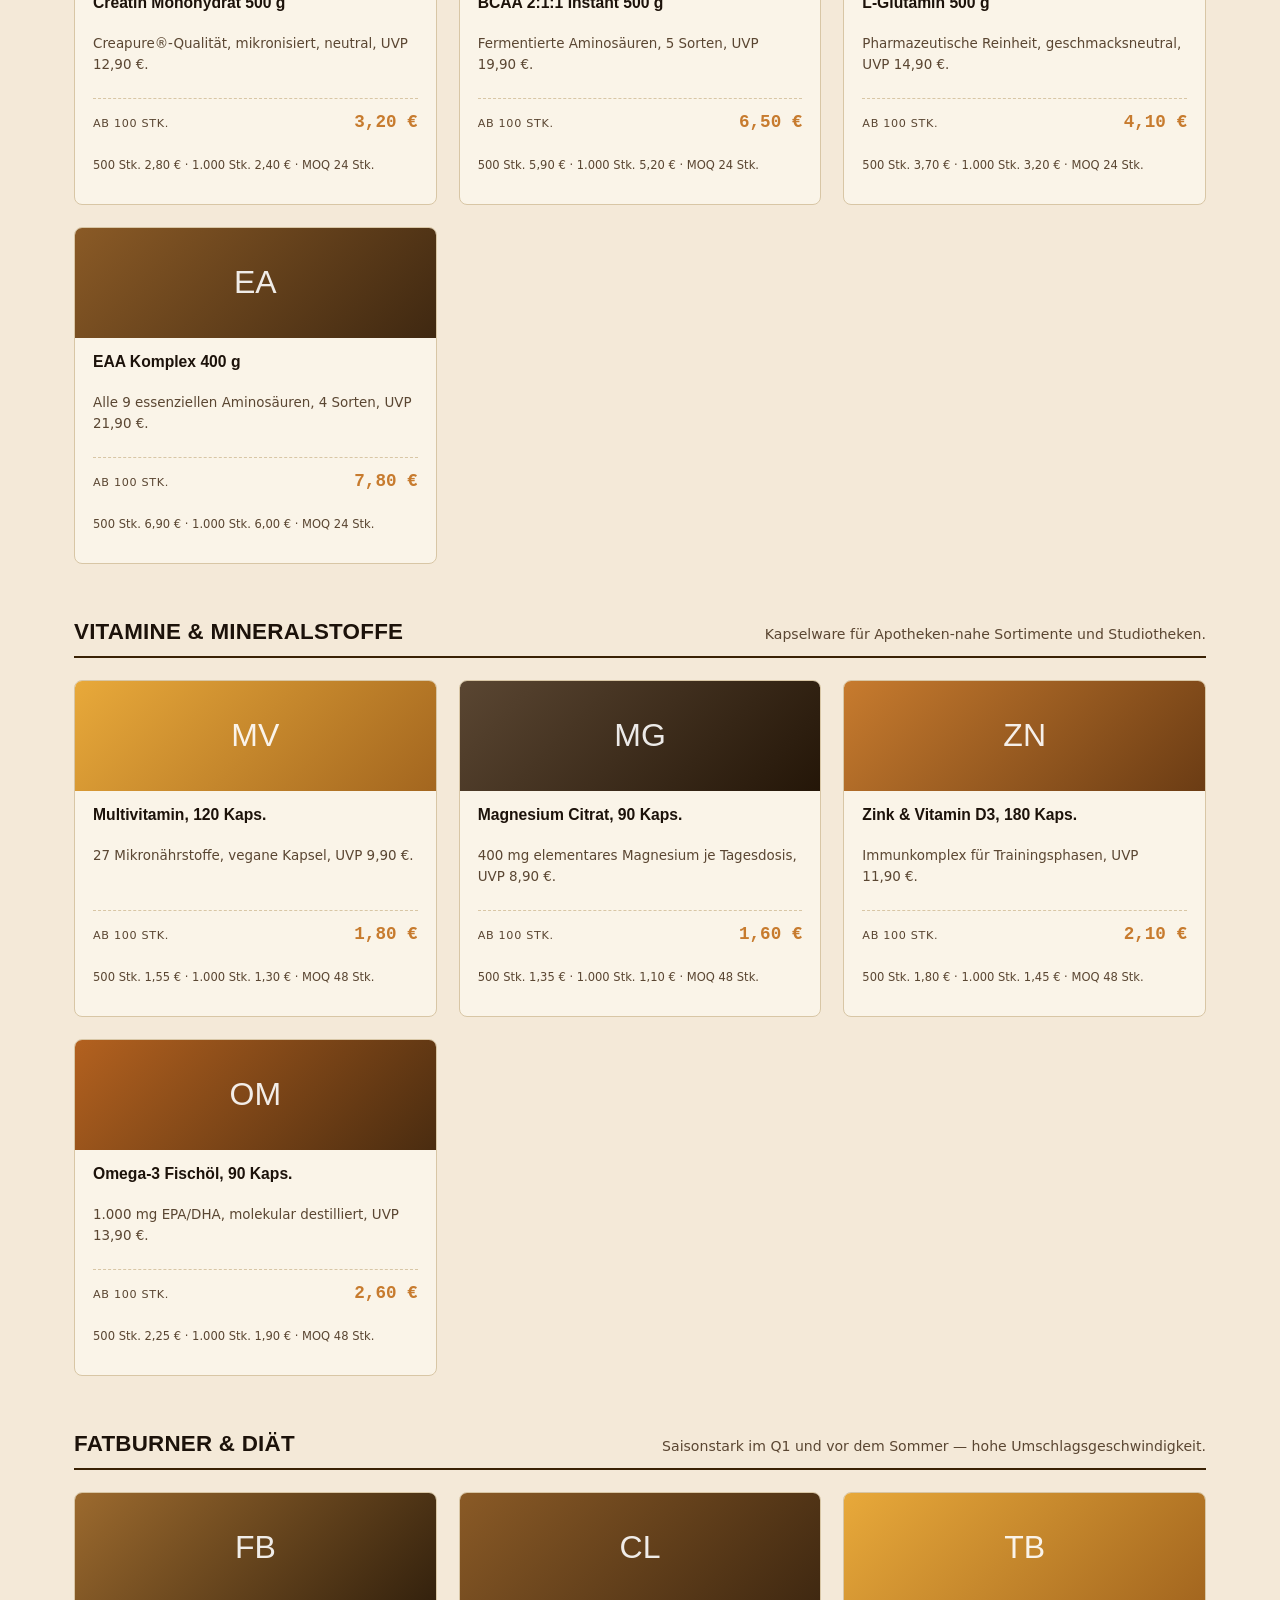
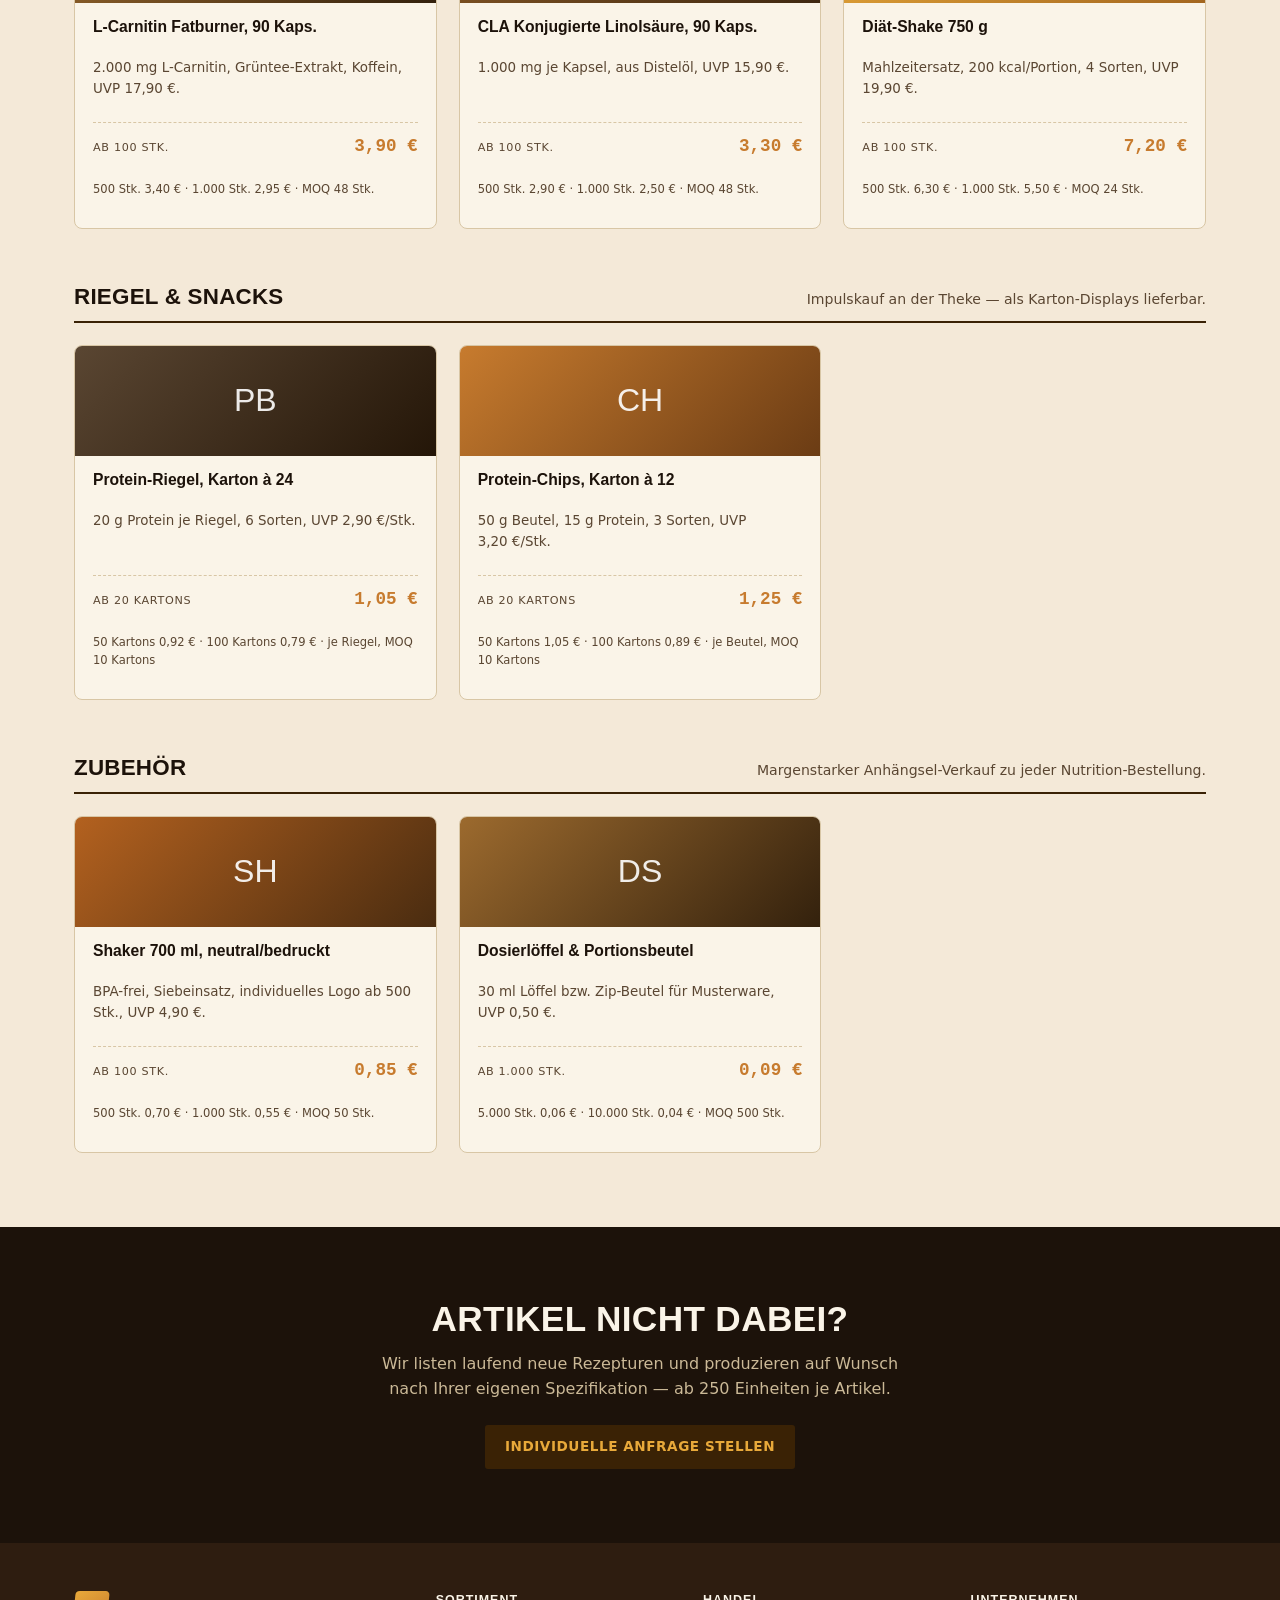
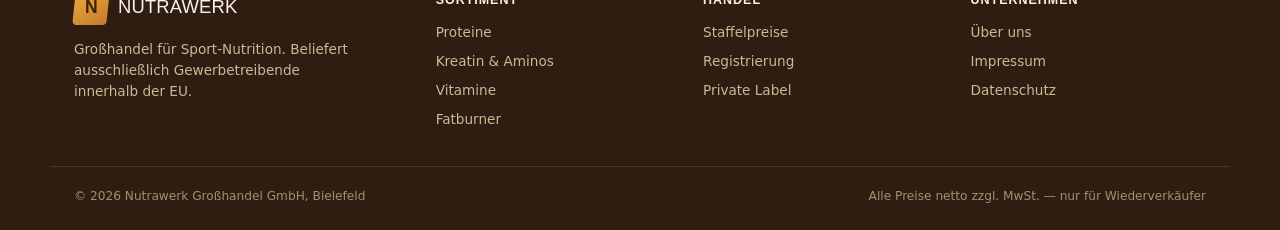
<file: sortiment.html>
<!doctype html>
<html lang="de">
<head>
<meta charset="utf-8">
<meta name="viewport" content="width=device-width, initial-scale=1">
<title>Sortiment — Nutrawerk Großhandel</title>
<meta name="description" content="Das vollständige B2B-Sortiment von Nutrawerk: Proteine, Kreatin, Aminosäuren, Vitamine, Fatburner, Riegel und Zubehör mit Staffelpreisen.">
<link rel="icon" href="data:image/svg+xml,<svg xmlns=%22http://www.w3.org/2000/svg%22 viewBox=%220 0 32 32%22><rect width=%2232%22 height=%2232%22 rx=%226%22 fill=%22%233a2205%22/><text x=%2216%22 y=%2223%22 font-family=%22Arial Black%22 font-size=%2218%22 fill=%22%23e8a93a%22 text-anchor=%22middle%22>N</text></svg>">
<link rel="stylesheet" href="css/style.css">
</head>
<body>

<div class="b2b-bar">Nur für Gewerbetreibende &amp; Wiederverkäufer · Preise verstehen sich zzgl. MwSt. · Gewerbenachweis bei Registrierung erforderlich</div>

<header class="site">
  <div class="site-inner">
    <a class="logo" href="index.html"><span class="mark"><span>N</span></span> Nutrawerk <span style="color:var(--copper);font-weight:400;font-size:0.6em;letter-spacing:0.1em;">GROSSHANDEL</span></a>
    <button class="nav-toggle" aria-label="Menü öffnen" aria-expanded="false">☰ Menü</button>
    <nav class="main">
      <a href="index.html">Start</a>
      <a href="sortiment.html" aria-current="page">Sortiment</a>
      <a href="konditionen.html">Konditionen</a>
      <a href="ueber-uns.html">Über uns</a>
      <a href="kontakt.html">Kontakt</a>
    </nav>
    <a class="cta-btn" href="kontakt.html">Handelspartner werden</a>
  </div>
</header>

<div class="page-hero">
  <div class="wrap">
    <p class="crumb"><a href="index.html">Start</a> / Sortiment</p>
    <h1>Das komplette Regal, ein Lieferant.</h1>
    <p>18 Kernartikel in 6 Warengruppen — alle Preise netto, gestaffelt nach Abnahmemenge. Individuelle Rezepturen und Private Label auf Anfrage.</p>
  </div>
</div>

<section>
  <div class="wrap">

    <div class="cat-block">
      <div class="cat-head">
        <h2>Proteine</h2>
        <p>Grundnahrung jedes Sortiments — höchste Nachfrage, beste Marge.</p>
      </div>
      <div class="prod-grid">
        <div class="prod-card">
          <div class="prod-swatch sw-1">WP</div>
          <div class="prod-body">
            <h3>Whey Protein Konzentrat 1&nbsp;kg</h3>
            <p class="desc">80&nbsp;% Proteinanteil, 7 Sorten, Sackware oder Retail-Dose, UVP 24,90&nbsp;€.</p>
            <div class="price-line"><span class="from">ab 100 Stk.</span><span class="amt">8,90&nbsp;€</span></div>
            <p class="moq">500 Stk. 7,90&nbsp;€ · 1.000 Stk. 6,95&nbsp;€ · MOQ 24 Stk.</p>
          </div>
        </div>
        <div class="prod-card">
          <div class="prod-swatch sw-2">WI</div>
          <div class="prod-body">
            <h3>Whey Isolat 900&nbsp;g</h3>
            <p class="desc">90&nbsp;% Proteinanteil, laktosearm, 5 Sorten, UVP 29,90&nbsp;€.</p>
            <div class="price-line"><span class="from">ab 100 Stk.</span><span class="amt">11,40&nbsp;€</span></div>
            <p class="moq">500 Stk. 10,10&nbsp;€ · 1.000 Stk. 8,90&nbsp;€ · MOQ 24 Stk.</p>
          </div>
        </div>
        <div class="prod-card">
          <div class="prod-swatch sw-4">CS</div>
          <div class="prod-body">
            <h3>Casein Micellar 900&nbsp;g</h3>
            <p class="desc">Langsam verdauliches Nachtprotein, 4 Sorten, UVP 26,90&nbsp;€.</p>
            <div class="price-line"><span class="from">ab 100 Stk.</span><span class="amt">10,20&nbsp;€</span></div>
            <p class="moq">500 Stk. 9,00&nbsp;€ · 1.000 Stk. 7,80&nbsp;€ · MOQ 24 Stk.</p>
          </div>
        </div>
        <div class="prod-card">
          <div class="prod-swatch sw-3">VG</div>
          <div class="prod-body">
            <h3>Veganes Protein 750&nbsp;g</h3>
            <p class="desc">Erbsen- &amp; Reisprotein, vollständiges Aminosäureprofil, UVP 22,90&nbsp;€.</p>
            <div class="price-line"><span class="from">ab 100 Stk.</span><span class="amt">9,60&nbsp;€</span></div>
            <p class="moq">500 Stk. 8,50&nbsp;€ · 1.000 Stk. 7,40&nbsp;€ · MOQ 24 Stk.</p>
          </div>
        </div>
      </div>
    </div>

    <div class="cat-block">
      <div class="cat-head">
        <h2>Kreatin &amp; Aminosäuren</h2>
        <p>Hohe Wiederkaufrate, geringes Verpackungsvolumen — ideal für Lagerhaltung.</p>
      </div>
      <div class="prod-grid">
        <div class="prod-card">
          <div class="prod-swatch sw-2">CR</div>
          <div class="prod-body">
            <h3>Creatin Monohydrat 500&nbsp;g</h3>
            <p class="desc">Creapure®-Qualität, mikronisiert, neutral, UVP 12,90&nbsp;€.</p>
            <div class="price-line"><span class="from">ab 100 Stk.</span><span class="amt">3,20&nbsp;€</span></div>
            <p class="moq">500 Stk. 2,80&nbsp;€ · 1.000 Stk. 2,40&nbsp;€ · MOQ 24 Stk.</p>
          </div>
        </div>
        <div class="prod-card">
          <div class="prod-swatch sw-5">BC</div>
          <div class="prod-body">
            <h3>BCAA 2:1:1 Instant 500&nbsp;g</h3>
            <p class="desc">Fermentierte Aminosäuren, 5 Sorten, UVP 19,90&nbsp;€.</p>
            <div class="price-line"><span class="from">ab 100 Stk.</span><span class="amt">6,50&nbsp;€</span></div>
            <p class="moq">500 Stk. 5,90&nbsp;€ · 1.000 Stk. 5,20&nbsp;€ · MOQ 24 Stk.</p>
          </div>
        </div>
        <div class="prod-card">
          <div class="prod-swatch sw-6">GL</div>
          <div class="prod-body">
            <h3>L-Glutamin 500&nbsp;g</h3>
            <p class="desc">Pharmazeutische Reinheit, geschmacksneutral, UVP 14,90&nbsp;€.</p>
            <div class="price-line"><span class="from">ab 100 Stk.</span><span class="amt">4,10&nbsp;€</span></div>
            <p class="moq">500 Stk. 3,70&nbsp;€ · 1.000 Stk. 3,20&nbsp;€ · MOQ 24 Stk.</p>
          </div>
        </div>
        <div class="prod-card">
          <div class="prod-swatch sw-1">EA</div>
          <div class="prod-body">
            <h3>EAA Komplex 400&nbsp;g</h3>
            <p class="desc">Alle 9 essenziellen Aminosäuren, 4 Sorten, UVP 21,90&nbsp;€.</p>
            <div class="price-line"><span class="from">ab 100 Stk.</span><span class="amt">7,80&nbsp;€</span></div>
            <p class="moq">500 Stk. 6,90&nbsp;€ · 1.000 Stk. 6,00&nbsp;€ · MOQ 24 Stk.</p>
          </div>
        </div>
      </div>
    </div>

    <div class="cat-block">
      <div class="cat-head">
        <h2>Vitamine &amp; Mineralstoffe</h2>
        <p>Kapselware für Apotheken-nahe Sortimente und Studiotheken.</p>
      </div>
      <div class="prod-grid">
        <div class="prod-card">
          <div class="prod-swatch sw-3">MV</div>
          <div class="prod-body">
            <h3>Multivitamin, 120 Kaps.</h3>
            <p class="desc">27 Mikronährstoffe, vegane Kapsel, UVP 9,90&nbsp;€.</p>
            <div class="price-line"><span class="from">ab 100 Stk.</span><span class="amt">1,80&nbsp;€</span></div>
            <p class="moq">500 Stk. 1,55&nbsp;€ · 1.000 Stk. 1,30&nbsp;€ · MOQ 48 Stk.</p>
          </div>
        </div>
        <div class="prod-card">
          <div class="prod-swatch sw-4">MG</div>
          <div class="prod-body">
            <h3>Magnesium Citrat, 90 Kaps.</h3>
            <p class="desc">400&nbsp;mg elementares Magnesium je Tagesdosis, UVP 8,90&nbsp;€.</p>
            <div class="price-line"><span class="from">ab 100 Stk.</span><span class="amt">1,60&nbsp;€</span></div>
            <p class="moq">500 Stk. 1,35&nbsp;€ · 1.000 Stk. 1,10&nbsp;€ · MOQ 48 Stk.</p>
          </div>
        </div>
        <div class="prod-card">
          <div class="prod-swatch sw-2">ZN</div>
          <div class="prod-body">
            <h3>Zink &amp; Vitamin&nbsp;D3, 180 Kaps.</h3>
            <p class="desc">Immunkomplex für Trainingsphasen, UVP 11,90&nbsp;€.</p>
            <div class="price-line"><span class="from">ab 100 Stk.</span><span class="amt">2,10&nbsp;€</span></div>
            <p class="moq">500 Stk. 1,80&nbsp;€ · 1.000 Stk. 1,45&nbsp;€ · MOQ 48 Stk.</p>
          </div>
        </div>
        <div class="prod-card">
          <div class="prod-swatch sw-5">OM</div>
          <div class="prod-body">
            <h3>Omega-3 Fischöl, 90 Kaps.</h3>
            <p class="desc">1.000&nbsp;mg EPA/DHA, molekular destilliert, UVP 13,90&nbsp;€.</p>
            <div class="price-line"><span class="from">ab 100 Stk.</span><span class="amt">2,60&nbsp;€</span></div>
            <p class="moq">500 Stk. 2,25&nbsp;€ · 1.000 Stk. 1,90&nbsp;€ · MOQ 48 Stk.</p>
          </div>
        </div>
      </div>
    </div>

    <div class="cat-block">
      <div class="cat-head">
        <h2>Fatburner &amp; Diät</h2>
        <p>Saisonstark im Q1 und vor dem Sommer — hohe Umschlagsgeschwindigkeit.</p>
      </div>
      <div class="prod-grid">
        <div class="prod-card">
          <div class="prod-swatch sw-6">FB</div>
          <div class="prod-body">
            <h3>L-Carnitin Fatburner, 90 Kaps.</h3>
            <p class="desc">2.000&nbsp;mg L-Carnitin, Grüntee-Extrakt, Koffein, UVP 17,90&nbsp;€.</p>
            <div class="price-line"><span class="from">ab 100 Stk.</span><span class="amt">3,90&nbsp;€</span></div>
            <p class="moq">500 Stk. 3,40&nbsp;€ · 1.000 Stk. 2,95&nbsp;€ · MOQ 48 Stk.</p>
          </div>
        </div>
        <div class="prod-card">
          <div class="prod-swatch sw-1">CL</div>
          <div class="prod-body">
            <h3>CLA Konjugierte Linolsäure, 90 Kaps.</h3>
            <p class="desc">1.000&nbsp;mg je Kapsel, aus Distelöl, UVP 15,90&nbsp;€.</p>
            <div class="price-line"><span class="from">ab 100 Stk.</span><span class="amt">3,30&nbsp;€</span></div>
            <p class="moq">500 Stk. 2,90&nbsp;€ · 1.000 Stk. 2,50&nbsp;€ · MOQ 48 Stk.</p>
          </div>
        </div>
        <div class="prod-card">
          <div class="prod-swatch sw-3">TB</div>
          <div class="prod-body">
            <h3>Diät-Shake 750&nbsp;g</h3>
            <p class="desc">Mahlzeitersatz, 200&nbsp;kcal/Portion, 4 Sorten, UVP 19,90&nbsp;€.</p>
            <div class="price-line"><span class="from">ab 100 Stk.</span><span class="amt">7,20&nbsp;€</span></div>
            <p class="moq">500 Stk. 6,30&nbsp;€ · 1.000 Stk. 5,50&nbsp;€ · MOQ 24 Stk.</p>
          </div>
        </div>
      </div>
    </div>

    <div class="cat-block">
      <div class="cat-head">
        <h2>Riegel &amp; Snacks</h2>
        <p>Impulskauf an der Theke — als Karton-Displays lieferbar.</p>
      </div>
      <div class="prod-grid">
        <div class="prod-card">
          <div class="prod-swatch sw-4">PB</div>
          <div class="prod-body">
            <h3>Protein-Riegel, Karton à 24</h3>
            <p class="desc">20&nbsp;g Protein je Riegel, 6 Sorten, UVP 2,90&nbsp;€/Stk.</p>
            <div class="price-line"><span class="from">ab 20 Kartons</span><span class="amt">1,05&nbsp;€</span></div>
            <p class="moq">50 Kartons 0,92&nbsp;€ · 100 Kartons 0,79&nbsp;€ · je Riegel, MOQ 10 Kartons</p>
          </div>
        </div>
        <div class="prod-card">
          <div class="prod-swatch sw-2">CH</div>
          <div class="prod-body">
            <h3>Protein-Chips, Karton à 12</h3>
            <p class="desc">50&nbsp;g Beutel, 15&nbsp;g Protein, 3 Sorten, UVP 3,20&nbsp;€/Stk.</p>
            <div class="price-line"><span class="from">ab 20 Kartons</span><span class="amt">1,25&nbsp;€</span></div>
            <p class="moq">50 Kartons 1,05&nbsp;€ · 100 Kartons 0,89&nbsp;€ · je Beutel, MOQ 10 Kartons</p>
          </div>
        </div>
      </div>
    </div>

    <div class="cat-block">
      <div class="cat-head">
        <h2>Zubehör</h2>
        <p>Margenstarker Anhängsel-Verkauf zu jeder Nutrition-Bestellung.</p>
      </div>
      <div class="prod-grid">
        <div class="prod-card">
          <div class="prod-swatch sw-5">SH</div>
          <div class="prod-body">
            <h3>Shaker 700&nbsp;ml, neutral/bedruckt</h3>
            <p class="desc">BPA-frei, Siebeinsatz, individuelles Logo ab 500 Stk., UVP 4,90&nbsp;€.</p>
            <div class="price-line"><span class="from">ab 100 Stk.</span><span class="amt">0,85&nbsp;€</span></div>
            <p class="moq">500 Stk. 0,70&nbsp;€ · 1.000 Stk. 0,55&nbsp;€ · MOQ 50 Stk.</p>
          </div>
        </div>
        <div class="prod-card">
          <div class="prod-swatch sw-6">DS</div>
          <div class="prod-body">
            <h3>Dosierlöffel &amp; Portionsbeutel</h3>
            <p class="desc">30&nbsp;ml Löffel bzw. Zip-Beutel für Musterware, UVP 0,50&nbsp;€.</p>
            <div class="price-line"><span class="from">ab 1.000 Stk.</span><span class="amt">0,09&nbsp;€</span></div>
            <p class="moq">5.000 Stk. 0,06&nbsp;€ · 10.000 Stk. 0,04&nbsp;€ · MOQ 500 Stk.</p>
          </div>
        </div>
      </div>
    </div>

  </div>
</section>

<section class="band">
  <div class="wrap" style="text-align:center;">
    <h2 style="font-size:clamp(1.6rem,2.8vw,2.2rem);color:var(--paper);">Artikel nicht dabei?</h2>
    <p style="color:#cbb997;max-width:52ch;margin:14px auto 0;">Wir listen laufend neue Rezepturen und produzieren auf Wunsch nach Ihrer eigenen Spezifikation — ab 250 Einheiten je Artikel.</p>
    <a class="cta-btn" href="kontakt.html" style="margin-top:24px;">Individuelle Anfrage stellen</a>
  </div>
</section>

<footer>
  <div class="wrap foot-grid">
    <div>
      <a class="logo" href="index.html" style="color:var(--paper);"><span class="mark"><span>N</span></span> Nutrawerk</a>
      <p style="margin-top:14px;max-width:32ch;">Großhandel für Sport-Nutrition. Beliefert ausschließlich Gewerbetreibende innerhalb der EU.</p>
    </div>
    <div>
      <h4>Sortiment</h4>
      <ul>
        <li><a href="sortiment.html">Proteine</a></li>
        <li><a href="sortiment.html">Kreatin &amp; Aminos</a></li>
        <li><a href="sortiment.html">Vitamine</a></li>
        <li><a href="sortiment.html">Fatburner</a></li>
      </ul>
    </div>
    <div>
      <h4>Handel</h4>
      <ul>
        <li><a href="konditionen.html">Staffelpreise</a></li>
        <li><a href="kontakt.html">Registrierung</a></li>
        <li><a href="konditionen.html">Private Label</a></li>
      </ul>
    </div>
    <div>
      <h4>Unternehmen</h4>
      <ul>
        <li><a href="ueber-uns.html">Über uns</a></li>
        <li><a href="impressum.html">Impressum</a></li>
        <li><a href="datenschutz.html">Datenschutz</a></li>
      </ul>
    </div>
  </div>
  <div class="wrap foot-bottom">
    <span>© 2026 Nutrawerk Großhandel GmbH, Bielefeld</span>
    <span>Alle Preise netto zzgl. MwSt. — nur für Wiederverkäufer</span>
  </div>
</footer>

<script src="js/main.js"></script>
</body>
</html>
</file>
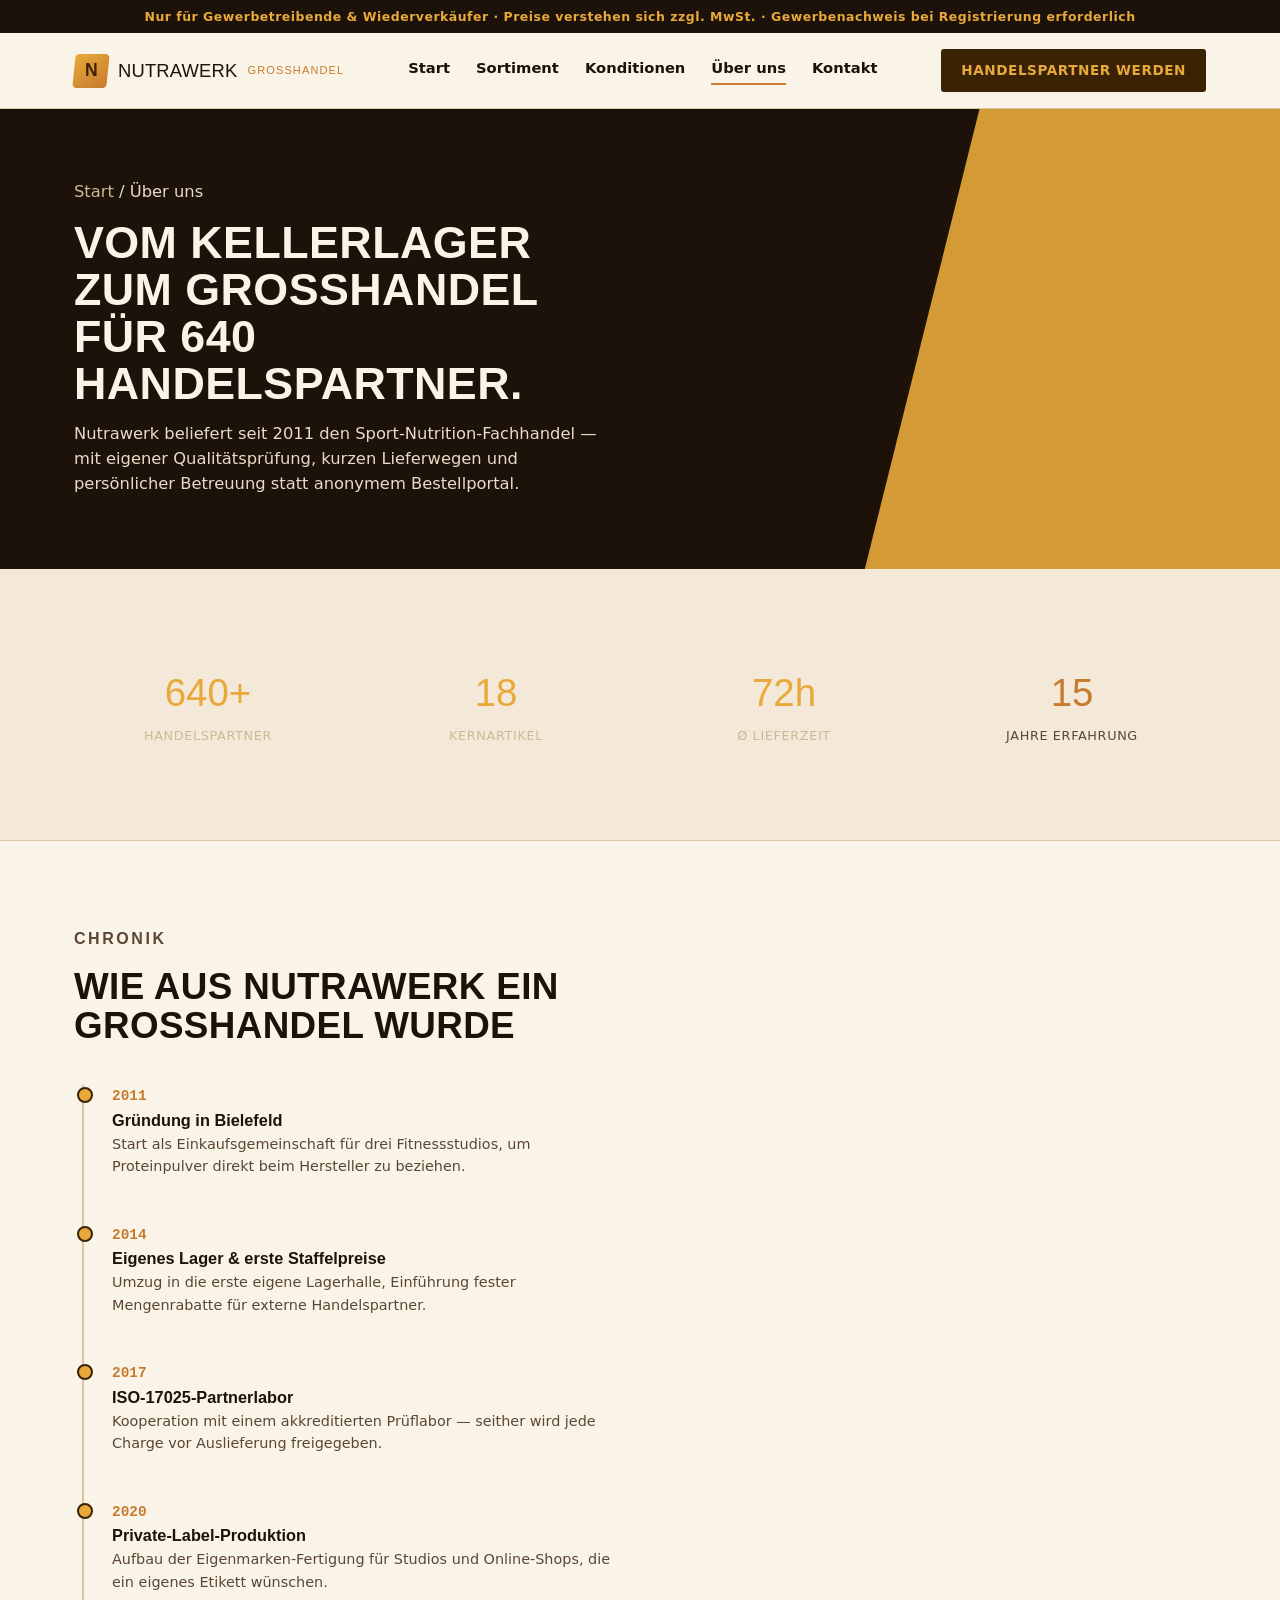
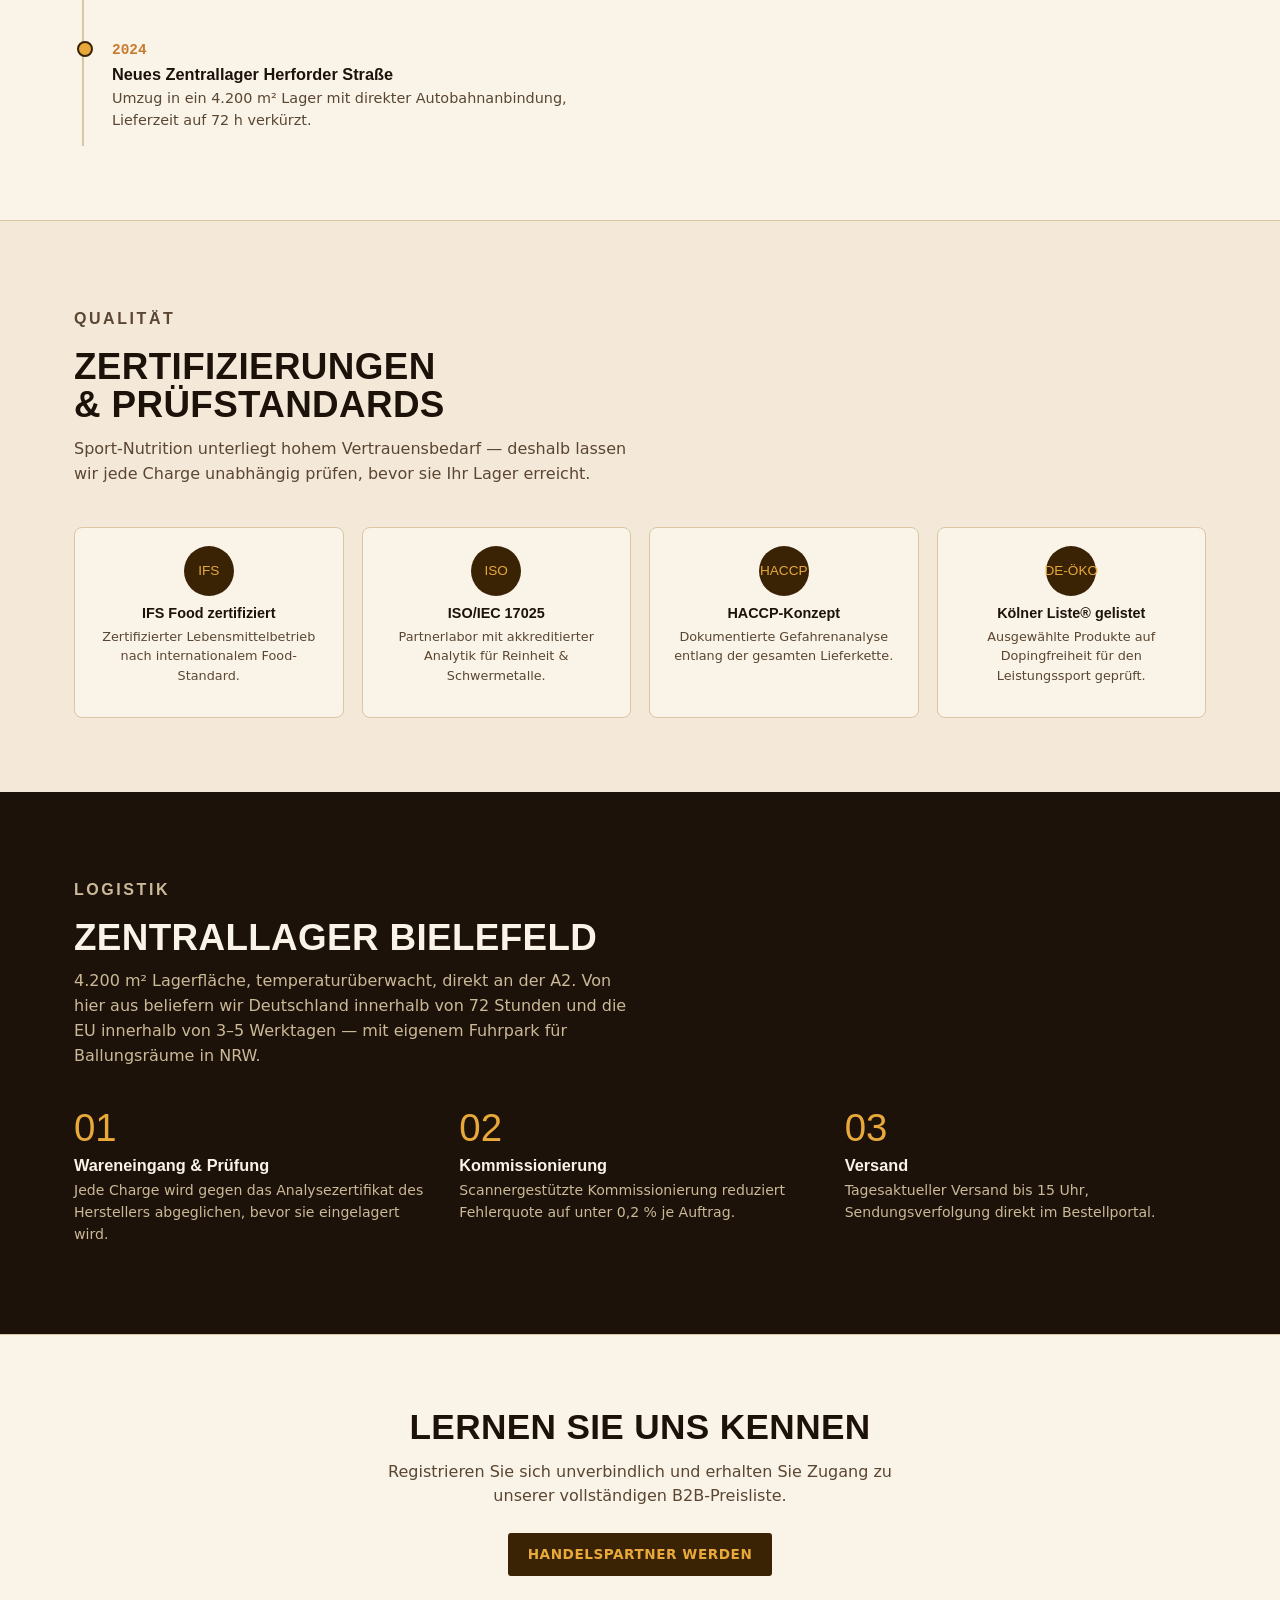
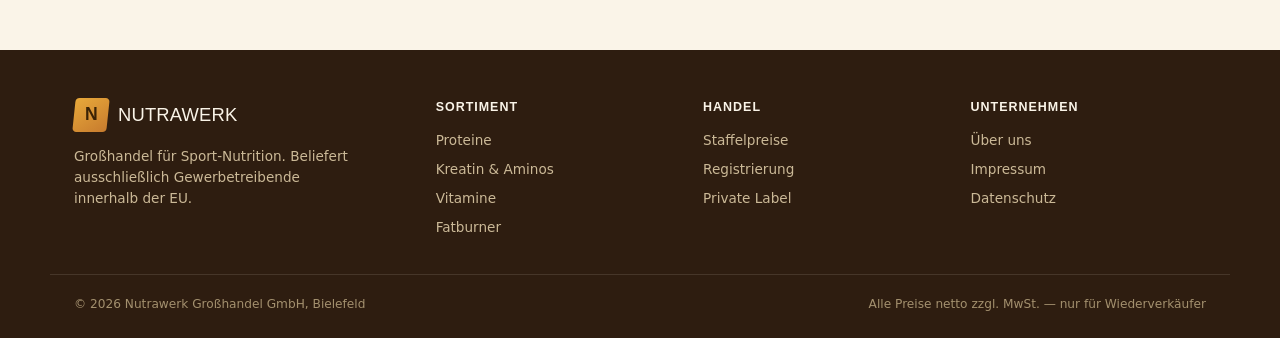
<file: ueber-uns.html>
<!doctype html>
<html lang="de">
<head>
<meta charset="utf-8">
<meta name="viewport" content="width=device-width, initial-scale=1">
<title>Über uns — Nutrawerk Großhandel</title>
<meta name="description" content="Nutrawerk Großhandel GmbH — seit 2011 Partner für Sport-Nutrition im B2B-Handel. Firmengeschichte, Zertifizierungen und Logistik.">
<link rel="icon" href="data:image/svg+xml,<svg xmlns=%22http://www.w3.org/2000/svg%22 viewBox=%220 0 32 32%22><rect width=%2232%22 height=%2232%22 rx=%226%22 fill=%22%233a2205%22/><text x=%2216%22 y=%2223%22 font-family=%22Arial Black%22 font-size=%2218%22 fill=%22%23e8a93a%22 text-anchor=%22middle%22>N</text></svg>">
<link rel="stylesheet" href="css/style.css">
</head>
<body>

<div class="b2b-bar">Nur für Gewerbetreibende &amp; Wiederverkäufer · Preise verstehen sich zzgl. MwSt. · Gewerbenachweis bei Registrierung erforderlich</div>

<header class="site">
  <div class="site-inner">
    <a class="logo" href="index.html"><span class="mark"><span>N</span></span> Nutrawerk <span style="color:var(--copper);font-weight:400;font-size:0.6em;letter-spacing:0.1em;">GROSSHANDEL</span></a>
    <button class="nav-toggle" aria-label="Menü öffnen" aria-expanded="false">☰ Menü</button>
    <nav class="main">
      <a href="index.html">Start</a>
      <a href="sortiment.html">Sortiment</a>
      <a href="konditionen.html">Konditionen</a>
      <a href="ueber-uns.html" aria-current="page">Über uns</a>
      <a href="kontakt.html">Kontakt</a>
    </nav>
    <a class="cta-btn" href="kontakt.html">Handelspartner werden</a>
  </div>
</header>

<div class="page-hero">
  <div class="wrap">
    <p class="crumb"><a href="index.html">Start</a> / Über uns</p>
    <h1>Vom Kellerlager zum Großhandel für 640 Handelspartner.</h1>
    <p>Nutrawerk beliefert seit 2011 den Sport-Nutrition-Fachhandel — mit eigener Qualitätsprüfung, kurzen Lieferwegen und persönlicher Betreuung statt anonymem Bestellportal.</p>
  </div>
</div>

<section>
  <div class="wrap">
    <div class="stat-row">
      <div class="stat"><div class="v mono">640+</div><div class="l">Handelspartner</div></div>
      <div class="stat"><div class="v mono">18</div><div class="l">Kernartikel</div></div>
      <div class="stat"><div class="v mono">72h</div><div class="l">Ø Lieferzeit</div></div>
      <div class="stat" style="color:var(--ink);"><div class="v mono" style="color:var(--copper);">15</div><div class="l" style="color:var(--ink-soft);">Jahre Erfahrung</div></div>
    </div>
  </div>
</section>

<section style="background:var(--paper);border-top:1px solid var(--line);border-bottom:1px solid var(--line);">
  <div class="wrap">
    <div class="section-head">
      <p class="eyebrow">Chronik</p>
      <h2>Wie aus Nutrawerk ein Großhandel wurde</h2>
    </div>
    <div class="timeline">
      <div class="tl-item">
        <div class="yr">2011</div>
        <h3>Gründung in Bielefeld</h3>
        <p>Start als Einkaufsgemeinschaft für drei Fitnessstudios, um Proteinpulver direkt beim Hersteller zu beziehen.</p>
      </div>
      <div class="tl-item">
        <div class="yr">2014</div>
        <h3>Eigenes Lager &amp; erste Staffelpreise</h3>
        <p>Umzug in die erste eigene Lagerhalle, Einführung fester Mengenrabatte für externe Handelspartner.</p>
      </div>
      <div class="tl-item">
        <div class="yr">2017</div>
        <h3>ISO-17025-Partnerlabor</h3>
        <p>Kooperation mit einem akkreditierten Prüflabor — seither wird jede Charge vor Auslieferung freigegeben.</p>
      </div>
      <div class="tl-item">
        <div class="yr">2020</div>
        <h3>Private-Label-Produktion</h3>
        <p>Aufbau der Eigenmarken-Fertigung für Studios und Online-Shops, die ein eigenes Etikett wünschen.</p>
      </div>
      <div class="tl-item">
        <div class="yr">2024</div>
        <h3>Neues Zentrallager Herforder Straße</h3>
        <p>Umzug in ein 4.200&nbsp;m² Lager mit direkter Autobahnanbindung, Lieferzeit auf 72&nbsp;h verkürzt.</p>
      </div>
    </div>
  </div>
</section>

<section>
  <div class="wrap">
    <div class="section-head">
      <p class="eyebrow">Qualität</p>
      <h2>Zertifizierungen &amp; Prüfstandards</h2>
      <p>Sport-Nutrition unterliegt hohem Vertrauensbedarf — deshalb lassen wir jede Charge unabhängig prüfen, bevor sie Ihr Lager erreicht.</p>
    </div>
    <div class="cert-grid">
      <div class="cert-card">
        <div class="badge">IFS</div>
        <h3>IFS Food zertifiziert</h3>
        <p>Zertifizierter Lebensmittelbetrieb nach internationalem Food-Standard.</p>
      </div>
      <div class="cert-card">
        <div class="badge">ISO</div>
        <h3>ISO/IEC 17025</h3>
        <p>Partnerlabor mit akkreditierter Analytik für Reinheit &amp; Schwermetalle.</p>
      </div>
      <div class="cert-card">
        <div class="badge">HACCP</div>
        <h3>HACCP-Konzept</h3>
        <p>Dokumentierte Gefahrenanalyse entlang der gesamten Lieferkette.</p>
      </div>
      <div class="cert-card">
        <div class="badge">DE-ÖKO</div>
        <h3>Kölner Liste® gelistet</h3>
        <p>Ausgewählte Produkte auf Dopingfreiheit für den Leistungssport geprüft.</p>
      </div>
    </div>
  </div>
</section>

<section class="band">
  <div class="wrap">
    <div class="section-head">
      <p class="eyebrow">Logistik</p>
      <h2>Zentrallager Bielefeld</h2>
      <p style="max-width:60ch;">4.200&nbsp;m² Lagerfläche, temperaturüberwacht, direkt an der A2. Von hier aus beliefern wir Deutschland innerhalb von 72 Stunden und die EU innerhalb von 3–5 Werktagen — mit eigenem Fuhrpark für Ballungsräume in NRW.</p>
    </div>
    <div class="steps">
      <div class="step">
        <div class="num">01</div>
        <h3>Wareneingang &amp; Prüfung</h3>
        <p>Jede Charge wird gegen das Analysezertifikat des Herstellers abgeglichen, bevor sie eingelagert wird.</p>
      </div>
      <div class="step">
        <div class="num">02</div>
        <h3>Kommissionierung</h3>
        <p>Scannergestützte Kommissionierung reduziert Fehlerquote auf unter 0,2&nbsp;% je Auftrag.</p>
      </div>
      <div class="step">
        <div class="num">03</div>
        <h3>Versand</h3>
        <p>Tagesaktueller Versand bis 15&nbsp;Uhr, Sendungsverfolgung direkt im Bestellportal.</p>
      </div>
    </div>
  </div>
</section>

<section style="background:var(--paper);border-top:1px solid var(--line);">
  <div class="wrap" style="text-align:center;">
    <h2 style="font-size:clamp(1.6rem,2.8vw,2.2rem);">Lernen Sie uns kennen</h2>
    <p style="color:var(--ink-soft);max-width:52ch;margin:14px auto 0;">Registrieren Sie sich unverbindlich und erhalten Sie Zugang zu unserer vollständigen B2B-Preisliste.</p>
    <a class="cta-btn" href="kontakt.html" style="margin-top:24px;">Handelspartner werden</a>
  </div>
</section>

<footer>
  <div class="wrap foot-grid">
    <div>
      <a class="logo" href="index.html" style="color:var(--paper);"><span class="mark"><span>N</span></span> Nutrawerk</a>
      <p style="margin-top:14px;max-width:32ch;">Großhandel für Sport-Nutrition. Beliefert ausschließlich Gewerbetreibende innerhalb der EU.</p>
    </div>
    <div>
      <h4>Sortiment</h4>
      <ul>
        <li><a href="sortiment.html">Proteine</a></li>
        <li><a href="sortiment.html">Kreatin &amp; Aminos</a></li>
        <li><a href="sortiment.html">Vitamine</a></li>
        <li><a href="sortiment.html">Fatburner</a></li>
      </ul>
    </div>
    <div>
      <h4>Handel</h4>
      <ul>
        <li><a href="konditionen.html">Staffelpreise</a></li>
        <li><a href="kontakt.html">Registrierung</a></li>
        <li><a href="konditionen.html">Private Label</a></li>
      </ul>
    </div>
    <div>
      <h4>Unternehmen</h4>
      <ul>
        <li><a href="ueber-uns.html">Über uns</a></li>
        <li><a href="impressum.html">Impressum</a></li>
        <li><a href="datenschutz.html">Datenschutz</a></li>
      </ul>
    </div>
  </div>
  <div class="wrap foot-bottom">
    <span>© 2026 Nutrawerk Großhandel GmbH, Bielefeld</span>
    <span>Alle Preise netto zzgl. MwSt. — nur für Wiederverkäufer</span>
  </div>
</footer>

<script src="js/main.js"></script>
</body>
</html>
</file>
<file: css/style.css>
/* Nutrawerk Großhandel — geteiltes Stylesheet */
:root{
  --bg:#f4e9d8;
  --bg-deep:#1c120a;
  --surface:#2e1d10;
  --surface-2:#3c2814;
  --ink:#1c120a;
  --ink-soft:#5a4632;
  --paper:#faf4e8;
  --accent:#e8a93a;
  --accent-ink:#3a2205;
  --copper:#c77b2e;
  --line:#d8c6a5;
  --ok:#5f8a4d;
}
:root[data-theme="dark"]{
  --bg:#181009;
  --paper:#241608;
  --ink:#f4e9d8;
  --ink-soft:#c9b393;
  --line:#4a3520;
}
@media (prefers-color-scheme: dark){
  :root:not([data-theme="light"]){
    --bg:#181009;
    --paper:#241608;
    --ink:#f4e9d8;
    --ink-soft:#c9b393;
    --line:#4a3520;
  }
}
*{box-sizing:border-box;}
html{-webkit-text-size-adjust:100%;scroll-behavior:smooth;}
body{
  margin:0;
  background:var(--bg);
  color:var(--ink);
  font-family:"Inter","Segoe UI",system-ui,-apple-system,sans-serif;
  font-size:16px;
  line-height:1.55;
  overflow-x:hidden;
}
h1,h2,h3,.disp{
  font-family:"Archivo Black","Arial Black",Impact,sans-serif;
  text-transform:uppercase;
  letter-spacing:0.01em;
  text-wrap:balance;
  line-height:1.05;
  margin:0;
}
h3{letter-spacing:0;}
.mono{font-family:"Roboto Mono","SFMono-Regular",Consolas,monospace;font-variant-numeric:tabular-nums;}
.eyebrow{
  font-family:"Inter",sans-serif;
  font-weight:700;
  text-transform:uppercase;
  letter-spacing:0.16em;
  font-size:0.72rem;
  color:var(--copper);
}
a{color:inherit;}
img{max-width:100%;display:block;}
.wrap{max-width:1180px;margin:0 auto;padding:0 24px;}
.wrap-narrow{max-width:820px;margin:0 auto;padding:0 24px;}
:focus-visible{outline:3px solid var(--accent);outline-offset:2px;}

/* header */
.b2b-bar{
  background:var(--bg-deep);
  color:var(--accent);
  font-size:0.78rem;
  text-align:center;
  padding:7px 12px;
  letter-spacing:0.04em;
  font-weight:600;
}
header.site{
  background:var(--paper);
  border-bottom:1px solid var(--line);
  position:sticky;top:0;z-index:20;
}
.site-inner{
  display:flex;align-items:center;justify-content:space-between;
  padding:16px 24px;max-width:1180px;margin:0 auto;
  gap:20px;
}
.logo{display:flex;align-items:center;gap:10px;font-family:"Archivo Black",sans-serif;text-transform:uppercase;font-size:1.15rem;letter-spacing:0.01em;text-decoration:none;}
.logo .mark{
  width:34px;height:34px;border-radius:4px;
  background:linear-gradient(145deg,var(--accent),var(--copper));
  display:flex;align-items:center;justify-content:center;
  color:var(--accent-ink);font-size:1.1rem;font-weight:900;
  transform:skewX(-6deg);
  flex:none;
}
.logo .mark span{transform:skewX(6deg);}
nav.main{display:flex;gap:26px;font-size:0.92rem;font-weight:600;}
nav.main a{text-decoration:none;border-bottom:2px solid transparent;padding-bottom:3px;}
nav.main a:hover,nav.main a[aria-current="page"]{border-color:var(--copper);}
.cta-btn{
  background:var(--accent-ink);
  color:var(--accent);
  padding:11px 20px;
  font-weight:800;
  font-size:0.85rem;
  text-transform:uppercase;
  letter-spacing:0.04em;
  border:none;
  border-radius:3px;
  cursor:pointer;
  text-decoration:none;
  white-space:nowrap;
  display:inline-block;
}
.cta-btn:hover{background:var(--copper);color:var(--accent-ink);}
.cta-ghost{
  border:2px solid var(--accent-ink);
  color:var(--ink);
  background:transparent;
  padding:9px 18px;
  font-weight:800;
  font-size:0.85rem;
  text-transform:uppercase;
  border-radius:3px;
  text-decoration:none;
  display:inline-block;
}
@media (prefers-color-scheme:dark){:root:not([data-theme="light"]) .cta-ghost{border-color:var(--accent);}}
:root[data-theme="dark"] .cta-ghost{border-color:var(--accent);}
.nav-toggle{display:none;background:none;border:2px solid var(--accent-ink);border-radius:4px;padding:8px 10px;cursor:pointer;color:var(--ink);}

/* hero */
.hero{
  background:var(--bg-deep);
  color:var(--paper);
  position:relative;
  overflow:hidden;
  padding:76px 0 90px;
}
.hero::after{
  content:"";
  position:absolute;
  top:-20%;right:-8%;
  width:56%;height:150%;
  background:var(--accent);
  transform:skewX(-14deg);
  opacity:0.94;
  z-index:0;
}
.hero-inner{
  position:relative;z-index:1;
  display:grid;grid-template-columns:1.2fr 0.9fr;gap:40px;align-items:center;
}
.hero h1{font-size:clamp(2.3rem,4.6vw,3.6rem);color:var(--paper);}
.hero h1 em{font-style:normal;color:var(--accent);}
.hero p.lead{max-width:46ch;color:#e8dcc6;font-size:1.05rem;margin-top:18px;}
.hero-ctas{display:flex;gap:14px;margin-top:30px;flex-wrap:wrap;}
.hero-ctas .cta-ghost{border-color:#e8dcc6;color:var(--paper);}
.hero-card{
  position:relative;z-index:2;
  background:var(--accent-ink);
  color:var(--accent);
  padding:28px 26px;
  border-radius:6px;
  box-shadow:0 22px 50px rgba(0,0,0,0.45);
  justify-self:end;
  width:100%;max-width:340px;
}
.hero-card .eyebrow{color:var(--accent);opacity:0.75;}
.hero-card .big{font-family:"Archivo Black",sans-serif;font-size:2.6rem;margin:6px 0 2px;}
.hero-card .row{display:flex;justify-content:space-between;padding:9px 0;border-top:1px solid rgba(244,233,216,0.18);font-size:0.9rem;}
.hero-card .row span:last-child{font-weight:800;color:var(--paper);}

/* small page hero for inner pages */
.page-hero{background:var(--bg-deep);color:var(--paper);padding:56px 0;position:relative;overflow:hidden;}
.page-hero::after{content:"";position:absolute;top:-40%;right:-10%;width:38%;height:180%;background:var(--accent);transform:skewX(-14deg);opacity:0.9;}
.page-hero .wrap{position:relative;z-index:1;}
.page-hero h1{font-size:clamp(2rem,3.6vw,2.8rem);color:var(--paper);max-width:20ch;}
.page-hero p{color:#e8dcc6;max-width:52ch;margin-top:14px;font-size:1.02rem;}
.crumb{font-size:0.78rem;color:#cbb997;margin-bottom:14px;}
.crumb a{text-decoration:none;color:#cbb997;}
.crumb a:hover{color:var(--accent);}

/* trust bar */
.trust{background:var(--surface);color:var(--paper);}
.trust .wrap{display:grid;grid-template-columns:repeat(4,1fr);padding:22px 24px;gap:18px;}
.trust-item{display:flex;gap:12px;align-items:flex-start;font-size:0.86rem;}
.trust-item .n{font-family:"Archivo Black",sans-serif;color:var(--accent);font-size:1.5rem;line-height:1;}
.trust-item div p{margin:2px 0 0;color:#cbb997;}

section{padding:74px 0;}
section.tight{padding:48px 0;}
.section-head{max-width:56ch;margin-bottom:40px;}
.section-head h2{font-size:clamp(1.7rem,3vw,2.3rem);margin-top:8px;}
.section-head p{color:var(--ink-soft);margin-top:12px;font-size:1rem;}
.section-head.center{margin-left:auto;margin-right:auto;text-align:center;}

/* products */
.cat-block{margin-bottom:56px;}
.cat-block:last-child{margin-bottom:0;}
.cat-head{display:flex;align-items:baseline;justify-content:space-between;gap:16px;border-bottom:2px solid var(--accent-ink);padding-bottom:10px;margin-bottom:22px;flex-wrap:wrap;}
.cat-head h2{font-size:1.4rem;}
.cat-head p{color:var(--ink-soft);font-size:0.88rem;margin:0;}
.prod-grid{display:grid;grid-template-columns:repeat(3,1fr);gap:22px;}
.prod-card{
  background:var(--paper);
  border:1px solid var(--line);
  border-radius:8px;
  overflow:hidden;
  display:flex;flex-direction:column;
}
.prod-swatch{
  height:110px;
  display:flex;align-items:center;justify-content:center;
  font-family:"Archivo Black",sans-serif;
  font-size:2rem;
  color:rgba(255,255,255,0.9);
  position:relative;
}
.sw-1{background:linear-gradient(135deg,#8a5a26,#3f2811);}
.sw-2{background:linear-gradient(135deg,#c77b2e,#6b3c14);}
.sw-3{background:linear-gradient(135deg,#e8a93a,#a3661f);}
.sw-4{background:linear-gradient(135deg,#5a4632,#241608);}
.sw-5{background:linear-gradient(135deg,#b3611f,#4a2c10);}
.sw-6{background:linear-gradient(135deg,#9c6a2e,#33210d);}
.prod-body{padding:16px 18px 18px;display:flex;flex-direction:column;gap:9px;flex:1;}
.prod-body h3{font-size:0.98rem;text-transform:none;font-family:"Inter",sans-serif;font-weight:800;letter-spacing:0;}
.prod-body .desc{font-size:0.84rem;color:var(--ink-soft);flex:1;}
.price-line{display:flex;align-items:baseline;justify-content:space-between;border-top:1px dashed var(--line);padding-top:10px;}
.price-line .from{font-size:0.7rem;text-transform:uppercase;letter-spacing:0.06em;color:var(--ink-soft);}
.price-line .amt{font-family:"Roboto Mono",monospace;font-weight:700;font-size:1.1rem;color:var(--copper);}
.moq{font-size:0.72rem;color:var(--ink-soft);}

/* pricing table */
.tier-wrap{overflow-x:auto;border-radius:8px;border:1px solid var(--line);}
table.tiers{width:100%;border-collapse:collapse;min-width:640px;background:var(--paper);}
table.tiers th,table.tiers td{padding:14px 18px;text-align:left;font-size:0.9rem;border-bottom:1px solid var(--line);}
table.tiers thead th{background:var(--surface);color:var(--paper);text-transform:uppercase;font-size:0.72rem;letter-spacing:0.08em;font-weight:700;}
table.tiers tbody tr:last-child td{border-bottom:none;}
table.tiers td.num{font-family:"Roboto Mono",monospace;font-variant-numeric:tabular-nums;}
table.tiers td.hi{color:var(--copper);font-weight:800;}
.save-badge{display:inline-block;background:var(--accent);color:var(--accent-ink);font-size:0.66rem;font-weight:800;padding:2px 7px;border-radius:3px;margin-left:8px;}

/* why us / feature cards */
.why-grid{display:grid;grid-template-columns:repeat(4,1fr);gap:20px;}
.why-card{background:var(--paper);border:1px solid var(--line);border-radius:8px;padding:22px;}
.why-card .ic{width:42px;height:42px;border-radius:8px;background:var(--accent);display:flex;align-items:center;justify-content:center;font-family:"Archivo Black",sans-serif;color:var(--accent-ink);margin-bottom:14px;}
.why-card h3{font-family:"Inter",sans-serif;text-transform:none;font-size:1rem;font-weight:800;letter-spacing:0;}
.why-card p{font-size:0.87rem;color:var(--ink-soft);margin:8px 0 0;}

/* dark band */
.band{background:var(--bg-deep);color:var(--paper);}
.band .section-head p{color:#cbb997;}
.band .section-head h2{color:var(--paper);}
.steps{display:grid;grid-template-columns:repeat(3,1fr);gap:24px;}
.step .num{font-family:"Archivo Black",sans-serif;font-size:2.4rem;color:var(--accent);line-height:1;}
.step h3{font-family:"Inter",sans-serif;text-transform:none;font-size:1.02rem;font-weight:800;color:var(--paper);margin-top:10px;letter-spacing:0;}
.step p{font-size:0.88rem;color:#cbb997;margin-top:6px;}

/* stat row */
.stat-row{display:grid;grid-template-columns:repeat(4,1fr);gap:20px;text-align:center;}
.stat{padding:20px 10px;}
.stat .v{font-family:"Archivo Black",sans-serif;font-size:2.4rem;color:var(--accent);}
.stat .l{font-size:0.8rem;color:#cbb997;margin-top:4px;text-transform:uppercase;letter-spacing:0.05em;}

/* timeline (about page) */
.timeline{display:grid;gap:0;border-left:2px solid var(--line);margin-left:8px;}
.tl-item{position:relative;padding:0 0 32px 28px;}
.tl-item:last-child{padding-bottom:0;}
.tl-item::before{content:"";position:absolute;left:-7px;top:2px;width:12px;height:12px;border-radius:50%;background:var(--accent);border:2px solid var(--accent-ink);}
.tl-item .yr{font-family:"Roboto Mono",monospace;color:var(--copper);font-weight:700;font-size:0.9rem;}
.tl-item h3{font-family:"Inter",sans-serif;text-transform:none;font-size:1.02rem;font-weight:800;letter-spacing:0;margin-top:4px;}
.tl-item p{font-size:0.9rem;color:var(--ink-soft);margin-top:4px;max-width:56ch;}

/* team / cert grid */
.cert-grid{display:grid;grid-template-columns:repeat(4,1fr);gap:18px;}
.cert-card{background:var(--paper);border:1px solid var(--line);border-radius:8px;padding:18px;text-align:center;}
.cert-card .badge{width:50px;height:50px;margin:0 auto 10px;border-radius:50%;background:var(--accent-ink);color:var(--accent);display:flex;align-items:center;justify-content:center;font-family:"Archivo Black",sans-serif;font-size:0.85rem;}
.cert-card h3{font-family:"Inter",sans-serif;text-transform:none;font-size:0.9rem;font-weight:800;letter-spacing:0;}
.cert-card p{font-size:0.8rem;color:var(--ink-soft);margin-top:6px;}

/* faq */
.faq{border-top:1px solid var(--line);}
.faq-item{border-bottom:1px solid var(--line);padding:18px 0;}
.faq-item summary{cursor:pointer;font-weight:800;font-size:0.98rem;list-style:none;display:flex;justify-content:space-between;align-items:center;gap:16px;}
.faq-item summary::-webkit-details-marker{display:none;}
.faq-item summary::after{content:"+";font-family:"Archivo Black",sans-serif;color:var(--copper);font-size:1.2rem;flex:none;}
.faq-item[open] summary::after{content:"–";}
.faq-item p{font-size:0.9rem;color:var(--ink-soft);margin:10px 0 0;max-width:64ch;}

/* form */
.form-wrap{display:grid;grid-template-columns:1fr 1fr;gap:44px;align-items:start;}
form.apply{background:var(--paper);border:1px solid var(--line);border-radius:8px;padding:28px;display:grid;gap:14px;}
form.apply .row2{display:grid;grid-template-columns:1fr 1fr;gap:14px;}
label{font-size:0.78rem;font-weight:700;text-transform:uppercase;letter-spacing:0.05em;color:var(--ink-soft);display:block;margin-bottom:6px;}
input,select,textarea{width:100%;padding:11px 12px;border:1px solid var(--line);border-radius:5px;background:var(--bg);color:var(--ink);font-family:inherit;font-size:0.94rem;}
textarea{resize:vertical;min-height:80px;}
form.apply button{background:var(--accent-ink);color:var(--accent);border:none;padding:14px;font-weight:800;text-transform:uppercase;letter-spacing:0.04em;border-radius:5px;cursor:pointer;font-size:0.9rem;}
form.apply button:hover{background:var(--copper);color:var(--accent-ink);}
.form-note{font-size:0.75rem;color:var(--ink-soft);}
.info-list{display:grid;gap:10px;font-size:0.9rem;margin-top:26px;}

/* legal pages */
.legal{max-width:74ch;}
.legal h2{font-size:1.2rem;text-transform:none;font-family:"Inter",sans-serif;font-weight:800;margin-top:34px;}
.legal h2:first-child{margin-top:0;}
.legal p,.legal li{font-size:0.94rem;color:var(--ink-soft);}
.legal ul{padding-left:20px;}

/* footer */
footer{background:var(--surface);color:#cbb997;padding:48px 0 24px;font-size:0.85rem;}
.foot-grid{display:grid;grid-template-columns:1.4fr 1fr 1fr 1fr;gap:32px;}
footer h4{font-family:"Inter",sans-serif;text-transform:uppercase;font-size:0.78rem;letter-spacing:0.08em;color:var(--paper);margin:0 0 12px;}
footer ul{list-style:none;padding:0;margin:0;display:grid;gap:8px;}
footer a{text-decoration:none;}
footer a:hover{color:var(--accent);}
.foot-bottom{border-top:1px solid rgba(244,233,216,0.12);margin-top:36px;padding-top:20px;display:flex;justify-content:space-between;flex-wrap:wrap;gap:10px;font-size:0.76rem;color:#a3906e;}

@media (max-width:900px){
  nav.main{position:fixed;inset:0 0 0 auto;width:min(300px,80vw);background:var(--paper);flex-direction:column;padding:88px 24px 24px;gap:22px;transform:translateX(100%);transition:transform 0.25s ease;z-index:19;box-shadow:-10px 0 30px rgba(0,0,0,0.25);}
  nav.main.open{transform:translateX(0);}
  .nav-toggle{display:block;}
  .hero-inner{grid-template-columns:1fr;}
  .hero-card{justify-self:start;max-width:100%;}
  .trust .wrap{grid-template-columns:1fr 1fr;}
  .prod-grid{grid-template-columns:1fr 1fr;}
  .why-grid{grid-template-columns:1fr 1fr;}
  .steps{grid-template-columns:1fr;}
  .stat-row{grid-template-columns:1fr 1fr;}
  .cert-grid{grid-template-columns:1fr 1fr;}
  .form-wrap{grid-template-columns:1fr;}
  .foot-grid{grid-template-columns:1fr 1fr;}
}
@media (max-width:560px){
  .prod-grid{grid-template-columns:1fr;}
  .why-grid{grid-template-columns:1fr;}
  form.apply .row2{grid-template-columns:1fr;}
  .foot-grid{grid-template-columns:1fr;}
  .stat-row{grid-template-columns:1fr 1fr;}
}
@media (prefers-reduced-motion:reduce){*{transition:none!important;scroll-behavior:auto!important;}}
</file>
